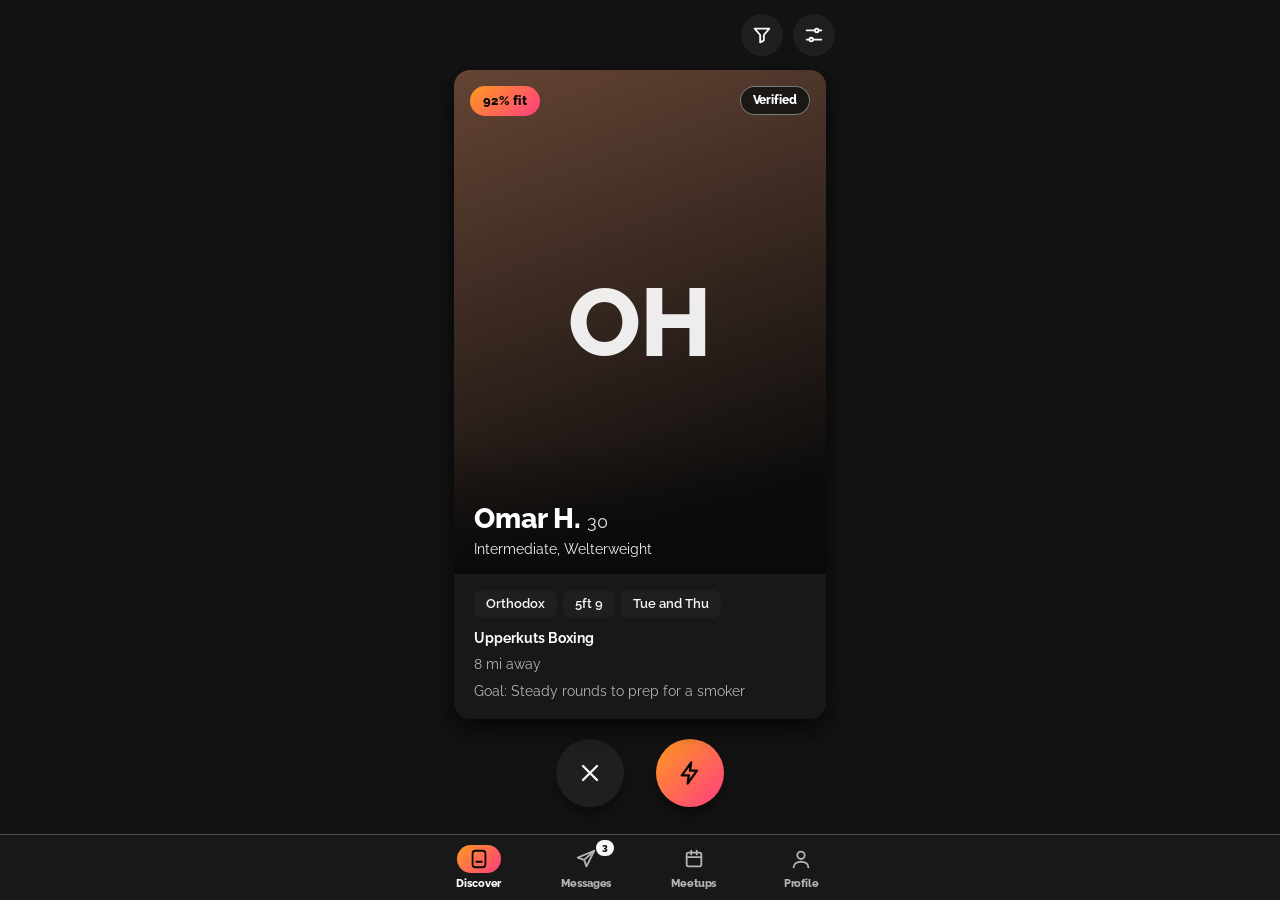
<file: boxing-buddies-v2.html>
<!DOCTYPE html>
<html lang="en">
<head>
<meta charset="utf-8">
<meta name="viewport" content="width=device-width, initial-scale=1, viewport-fit=cover">
<title>Boxing Buddies</title>
<link rel="stylesheet" href="https://fonts.googleapis.com/css2?family=Raleway:wght@400;500;600;700;800&display=swap">
<style>
:root{--bg:#F2F2F2;--card:#FCFCFC;--surf:#EBEBEB;--surf2:#E2E2E2;--ink:#0F0F0F;--mute:#4D4D4D;--line:#D4D4D4;--field:#757575;--on:#FAFAFA;--acc:#FF6A3D;--grad:linear-gradient(135deg,#FF9A1F 0%,#FF3D81 100%);--on-acc:#0A0A0A;--err:#B3261E;--sh:0 8px 24px rgba(0,0,0,.18);--sh2:0 8px 8px rgba(0,0,0,.12);--ease:cubic-bezier(.16,1,.3,1);--r-ctl:9999px;--r-box:10px;--r-hero:16px;--disp:"Raleway",-apple-system,"Segoe UI",Helvetica,Arial,sans-serif;--body:"Raleway",-apple-system,"Segoe UI",Helvetica,Arial,sans-serif;--r-btn:12px;box-sizing:border-box}
@media (prefers-color-scheme:dark){:root:not([data-theme="light"]){--bg:#121212;--card:#181818;--surf:#1F1F1F;--surf2:#252525;--ink:#FAFAFA;--mute:#B3B3B3;--line:#4D4D4D;--field:#7C7C7C;--on:#0A0A0A;--acc:#FF6A3D;--grad:linear-gradient(135deg,#FF9A1F 0%,#FF3D81 100%);--on-acc:#0A0A0A;--err:#F3727F;--sh:0 8px 24px rgba(0,0,0,.5);--sh2:0 8px 8px rgba(0,0,0,.3)}}
:root[data-theme="dark"]{--bg:#121212;--card:#181818;--surf:#1F1F1F;--surf2:#252525;--ink:#FAFAFA;--mute:#B3B3B3;--line:#4D4D4D;--field:#7C7C7C;--on:#0A0A0A;--acc:#FF6A3D;--grad:linear-gradient(135deg,#FF9A1F 0%,#FF3D81 100%);--on-acc:#0A0A0A;--err:#F3727F;--sh:0 8px 24px rgba(0,0,0,.5);--sh2:0 8px 8px rgba(0,0,0,.3)}
html,body{height:100%}
*{box-sizing:border-box}
body{margin:0;background:var(--bg);color:var(--ink);font:400 15px/1.4 var(--body);-webkit-font-smoothing:antialiased}
#app{max-width:430px;margin:0 auto;height:100vh;height:100dvh;display:flex;flex-direction:column;padding-top:env(safe-area-inset-top,0px)}
h1,h2,h3,.btn,nav button,.fit,.ver,.stamp,.dot,.ini,.sh,.seg button,.send button,.act,.nw,.pav{font-family:var(--disp);font-weight:800;letter-spacing:-.01em}
h1,h2,h3{margin:0}
header{flex:none;display:flex;align-items:center;gap:10px;padding:14px 20px 10px}header{justify-content:flex-end}.gear[hidden]{display:none}.gear.on{background:var(--grad);color:var(--on-acc)}
header h1{font-size:27px}
.gear{width:42px;height:42px;border-radius:50%;border:0;background:var(--surf);color:var(--ink);display:flex;align-items:center;justify-content:center}
svg{width:22px;height:22px;fill:none;stroke:currentColor;stroke-width:2;stroke-linecap:round;stroke-linejoin:round}
main{flex:1;min-height:0;overflow-y:auto;padding:4px 20px calc(92px + env(safe-area-inset-bottom,0px))}
button,select,input{font:inherit;color:inherit}
button{cursor:pointer}
:focus-visible{outline:3px solid var(--acc);outline-offset:2px;box-shadow:0 0 0 5px var(--on-acc)}
button:active{transform:scale(.97)}
.btn,.back-btn,.seg button,.send button{white-space:nowrap}
::placeholder{color:var(--mute);opacity:1}
.disc{height:100%;display:flex;flex-direction:column}
.filters{display:flex;gap:10px;margin-bottom:16px;flex:none}
.filters select{flex:1;min-width:0;padding:11px 36px 11px 14px;border:0;border-radius:var(--r-btn);color:var(--ink);font:600 14px var(--body);box-shadow:inset 0 0 0 1px var(--field);appearance:none;-webkit-appearance:none;background:var(--surf) url("data:image/svg+xml,%3Csvg xmlns='http://www.w3.org/2000/svg' width='12' height='8' fill='none' stroke='%23888' stroke-width='2'%3E%3Cpath d='M1 1.5l5 5 5-5'/%3E%3C/svg%3E") no-repeat right 14px center}
.stack{position:relative;flex:none;aspect-ratio:4/7;width:min(100%,calc((100dvh - 250px)*.571));min-width:220px;margin:0 auto 20px}
.card{position:absolute;inset:0;background:var(--card);border-radius:var(--r-hero);overflow:hidden;display:flex;flex-direction:column;user-select:none;box-shadow:var(--sh);transition:transform .22s var(--ease),opacity .22s ease}
.card.back{transform:scale(.95) translateY(12px);opacity:.85}
.card.drag{transition:none;cursor:grabbing}
.photo{flex:1;min-height:140px;position:relative;display:flex;align-items:center;justify-content:center;color:#fff}
.ini{font-size:clamp(56px,13vh,96px);color:#fff;opacity:.92}
.fit{position:absolute;top:16px;left:16px;background:var(--grad);color:var(--on-acc);border-radius:var(--r-ctl);padding:6px 13px;font-size:13px}
.ver{position:absolute;top:16px;right:16px;background:rgba(18,18,18,.85);color:#fff;border-radius:var(--r-ctl);padding:6px 13px;font-size:12px;box-shadow:inset 0 0 0 1px #7C7C7C}
.who{position:absolute;left:0;right:0;bottom:0;padding:56px 20px 14px;background:linear-gradient(transparent,rgba(10,10,10,.92));color:#fff}
.who h2{font-size:28px}
.who h2 small{font:400 18px var(--body);color:#E6E6E6}
.who p{margin:2px 0 0;color:#F0F0F0;font-size:14px}
.stamp{position:absolute;top:64px;left:18px;font-size:26px;padding:0 10px;border:3px solid var(--acc);color:var(--acc);border-radius:6px;opacity:0;transform:rotate(-12deg);background:rgba(10,10,10,.55)}
.stamp.p{right:18px;left:auto;transform:rotate(12deg);border-color:#fff;color:#fff}
.info{flex:none;padding:16px 20px 18px;display:flex;flex-direction:column;gap:7px}
.tags{display:flex;flex-wrap:wrap;gap:6px;margin-bottom:4px}
.tag{background:var(--surf);color:var(--ink);border:0;border-radius:8px;padding:5px 12px;font-size:13px;font-weight:600}
.meta{color:var(--mute);font-size:14px;margin:0}
.meta b{color:var(--ink);font-weight:700}
.actions{flex:none;display:flex;justify-content:center;gap:32px;padding-bottom:18px}
.act{width:68px;height:68px;border-radius:50%;border:0;background:var(--surf);color:var(--ink);display:flex;align-items:center;justify-content:center;box-shadow:var(--sh2)}
.act svg{width:28px;height:28px}
.act.go{background:var(--grad);color:var(--on-acc)}
.note{text-align:center;color:var(--mute);font-size:12px;margin:14px 0 0}
.empty{text-align:center;padding:60px 20px;color:var(--mute)}
.empty h2{color:var(--ink);font-size:26px;margin-bottom:8px}
.btn{background:var(--grad);color:var(--on-acc);border:0;border-radius:var(--r-btn);padding:13px 22px;margin-top:12px;font-size:14px;font-weight:700;letter-spacing:.01em;box-shadow:0 1px 2px rgba(0,0,0,.2);display:inline-block;cursor:pointer}
.evh{display:flex;align-items:center;justify-content:space-between;margin:6px 0 12px}
.row{display:flex;align-items:center;gap:12px;background:var(--card);border:0;border-radius:var(--r-box);padding:12px 14px;margin-bottom:10px;width:100%;text-align:left;box-shadow:var(--sh2)}
.row:hover{background:var(--surf)}
.av{width:48px;height:48px;border-radius:50%;display:flex;align-items:center;justify-content:center;color:#fff;font:400 20px var(--disp);flex:none}
.row b{display:block;font-weight:700}
.row span.sub{color:var(--mute);font-size:13px}
.nw{background:var(--grad);color:var(--on-acc);border-radius:var(--r-ctl);font-style:normal;font-size:10px;padding:2px 8px;margin-left:8px;vertical-align:middle}
.gym{background:var(--card);border-radius:var(--r-box);padding:14px 16px;margin-bottom:10px;box-shadow:var(--sh2)}
.mg{display:grid;grid-template-columns:repeat(2,1fr);gap:10px;margin-bottom:12px}.mt{position:relative;aspect-ratio:1/1;border-radius:var(--r-hero);overflow:hidden;background:#111 center/cover;box-shadow:var(--sh2);display:flex;flex-direction:column;justify-content:flex-end;padding:12px;color:#fff;isolation:isolate}.mt:after{content:"";position:absolute;inset:0;background:linear-gradient(180deg,rgba(0,0,0,0) 35%,rgba(0,0,0,.82));z-index:-1}.mt .ini{position:absolute;top:10px;left:12px;font-size:34px;opacity:.9}.mt h3{font-size:14px;line-height:1.15;margin-bottom:3px;color:#fff}.mt p{font-size:12px;color:#E6E6E6;line-height:1.3}.mt .btn{margin:8px 0 0;padding:8px 10px;font-size:12px;min-height:36px}.mt .del{position:absolute;top:8px;right:8px;background:rgba(0,0,0,.6);color:#fff;border:0;border-radius:9999px;padding:6px 10px;font-size:12px;min-height:32px}.cov{width:100%;max-width:160px;aspect-ratio:1/1;border-radius:var(--r-box);background:var(--surf) center/cover;margin-top:6px;display:block}
.gym h3{font-size:18px;margin-bottom:4px}
nav{position:fixed;bottom:0;left:0;right:0;background:var(--card);box-shadow:0 -1px 0 var(--line);padding-bottom:env(safe-area-inset-bottom,0px);z-index:5}
nav div{max-width:430px;margin:0 auto;display:flex}
nav button{flex:1;background:none;border:0;padding:10px 0 9px;font-size:11px;color:var(--mute);display:flex;flex-direction:column;align-items:center;gap:3px;position:relative}
nav button svg{width:44px;height:28px;padding:3px 11px;border-radius:var(--r-ctl);transition:background .2s var(--ease)}
nav button[aria-current="true"]{color:var(--ink)}
nav button[aria-current="true"] svg{background:var(--grad);color:var(--on-acc)}
.dot{position:absolute;top:5px;left:calc(50% + 10px);background:var(--ink);color:var(--on);border-radius:var(--r-ctl);font-style:normal;font-size:10px;padding:1px 6px}
.chat{display:flex;flex-direction:column;height:calc(100dvh - 330px);min-height:320px}
.msgs{flex:1;overflow-y:auto;display:flex;flex-direction:column;gap:8px;padding:8px 0}
.m{max-width:80%;padding:9px 14px;border-radius:var(--r-box);background:var(--surf);}
.m.me{align-self:flex-end;background:var(--grad);color:var(--on-acc)}
.send{display:flex;gap:8px}
.send input{flex:1;min-width:0;padding:12px 18px;border:0;border-radius:var(--r-ctl);background:var(--surf);box-shadow:inset 0 0 0 1.5px var(--field)}
.send button{background:var(--grad);color:var(--on-acc);border:0;border-radius:var(--r-ctl);padding:0 20px;letter-spacing:.08em;text-transform:uppercase;font-size:13px}
.back-btn{background:none;border:0;color:var(--ink);padding:4px 0;font-weight:700}
.big{font-size:32px;margin:4px 0 0}
.sh{font-size:13px;color:var(--mute);margin:22px 6px 7px}
.group{background:var(--card);border-radius:var(--r-box);overflow:hidden;box-shadow:var(--sh2)}
.srow{display:flex;align-items:center;justify-content:space-between;gap:12px;padding:14px 16px;border:0;border-bottom:1px solid var(--surf2);width:100%;background:none;text-align:left;color:var(--ink);font-size:15px}
.srow:last-child{border-bottom:0}
.srow.col{flex-direction:column;align-items:stretch}
.srow b{font-weight:700;display:block}
.srow em{font-style:normal}
.srow span{color:var(--mute);font-size:13px;display:block}
.srow.link{font-weight:700}
.srow.link::after{content:"\203A";color:var(--mute);font-size:22px}
.seg{display:flex;background:var(--surf);border-radius:var(--r-btn);padding:3px;gap:2px;margin-top:4px}
.seg button{flex:1;border:0;background:none;padding:9px 4px;border-radius:9px;font-weight:700;color:var(--ink);font-size:13px}
.seg button[aria-pressed="true"]{background:var(--grad);color:var(--on-acc)}
.sw{width:51px;height:31px;border-radius:var(--r-ctl);border:0;background:#8E8E93;position:relative;flex:none}
.sw::after{content:"";position:absolute;top:2px;left:2px;width:27px;height:27px;border-radius:50%;background:#fff;box-shadow:0 1px 3px rgba(0,0,0,.4);transition:transform .2s var(--ease)}
.sw[aria-checked="true"]{background:var(--grad)}
.sw[aria-checked="true"]::after{transform:translateX(20px);background:var(--on-acc)}
input[type=range]{width:100%;accent-color:var(--acc);margin-top:8px}
.pp{display:flex;align-items:center;gap:14px;margin:6px 0 10px}
.pav{width:84px;height:84px;border-radius:50%;background:var(--surf2);color:var(--ink);display:flex;align-items:center;justify-content:center;font-size:34px;font-style:normal;overflow:hidden;flex:none}
.pav img{width:100%;height:100%;object-fit:cover}
.pav.sm{width:44px;height:44px;font-size:20px}
.fld{display:block;width:100%;margin-top:4px;padding:12px 14px;border:0;border-radius:var(--r-btn);background:var(--surf);color:var(--ink);font:500 15px var(--body);box-shadow:inset 0 0 0 1px var(--field)}select.fld{appearance:none;-webkit-appearance:none;padding-right:36px;background:var(--surf) url("data:image/svg+xml,%3Csvg xmlns='http://www.w3.org/2000/svg' width='12' height='8' fill='none' stroke='%23888' stroke-width='2'%3E%3Cpath d='M1 1.5l5 5 5-5'/%3E%3C/svg%3E") no-repeat right 14px center}.fld:focus,.filters select:focus{outline:0;box-shadow:inset 0 0 0 2px var(--acc)}
.err{color:var(--err);font-size:13px;font-weight:700;margin:8px 4px 0}
#sheet{position:fixed;inset:0;z-index:30}
#sheet[hidden]{display:none}
.scrim{position:absolute;inset:0;background:rgba(0,0,0,.6)}
.panel{position:absolute;left:0;right:0;bottom:0;max-width:430px;margin:0 auto;max-height:90dvh;overflow-y:auto;background:var(--bg);border-radius:var(--r-hero) var(--r-hero) 0 0;padding:18px 20px calc(28px + env(safe-area-inset-bottom,0px));box-shadow:var(--sh)}
.panel.in{animation:up .34s var(--ease)}
@keyframes up{from{transform:translateY(100%)}}
.modal{position:fixed;inset:0;background:rgba(0,0,0,.8);display:flex;align-items:center;justify-content:center;padding:20px;z-index:40}
.modal[hidden]{display:none}
.modal>div{background:var(--card);border-radius:var(--r-hero);padding:28px;text-align:center;max-width:340px;box-shadow:var(--sh)}
.modal h2{font-size:34px;color:var(--ink);margin-bottom:8px}
.av.sm{width:40px;height:40px;font-size:16px}
.av.xs{width:28px;height:28px;font-size:11px}
.av.lg{width:60px;height:60px;font-size:22px}
.sq{display:flex;align-items:center;gap:10px;background:var(--surf);border-radius:var(--r-ctl);padding:0 16px;margin-bottom:14px;box-shadow:inset 0 0 0 1.5px var(--field);color:var(--mute)}
.sq:focus-within{box-shadow:inset 0 0 0 2px var(--ink)}
.sq input{flex:1;background:none;border:0;padding:12px 0;outline:none;color:var(--ink);min-width:0}
.story{display:flex;gap:14px;overflow-x:auto;padding:2px 2px 14px}
.st{background:none;border:0;display:flex;flex-direction:column;align-items:center;gap:6px;color:var(--ink);font-size:12px;flex:none}
.ring{padding:3px;border-radius:50%;background:var(--line);display:block}
.ring.on{background:var(--grad)}
.ring .av{border:3px solid var(--bg)}
.dm{display:flex;align-items:center;gap:12px;width:100%;background:none;border:0;padding:10px 0;text-align:left;color:var(--ink)}
.dm .av{width:56px;height:56px;font-size:22px}
.dmt{flex:1;min-width:0;display:flex;flex-direction:column;gap:2px}
.dmt b{font-size:15px;font-weight:600}
.dm.un .dmt b{font-weight:800}
.dmt .sub{display:flex;gap:8px;color:var(--mute);font-size:14px}
.dm.un .sub{color:var(--ink);font-weight:700}
.pv{overflow:hidden;text-overflow:ellipsis;white-space:nowrap;min-width:0}
.tm{flex:none}
.ud{width:10px;height:10px;border-radius:50%;background:var(--grad);flex:none}
.ch{display:flex;align-items:center;gap:10px;padding:2px 0 10px}
.ch .cht{flex:1;min-width:0;display:flex;flex-direction:column;line-height:1.25}
.ch .cht b{font-size:15px;font-weight:700}
.ch .cht span{font-size:12px;color:var(--mute);overflow:hidden;text-overflow:ellipsis;white-space:nowrap}
.ic{width:40px;height:40px;border-radius:50%;border:0;background:var(--surf);color:var(--ink);display:flex;align-items:center;justify-content:center;flex:none}
.mr{display:flex;align-items:flex-end;gap:8px}
.mr.me{justify-content:flex-end}
.avs{width:28px;flex:none}
.mr .m{max-width:75%;border-radius:20px;overflow-wrap:anywhere}
.seen{align-self:flex-end;font-size:12px;color:var(--mute);margin:0 4px}
.tsl{align-self:center;font-size:12px;color:var(--mute);margin:10px 0 2px}
.td{display:inline-block;width:7px;height:7px;border-radius:50%;background:var(--mute);margin:0 2px;animation:blink 1.2s infinite}
.td:nth-child(2){animation-delay:.2s}
.td:nth-child(3){animation-delay:.4s}
@keyframes blink{50%{opacity:.25}}
.chat{height:calc(100dvh - 250px)}
@media (prefers-reduced-motion:reduce){.td{animation:none}}
@media (prefers-reduced-motion:reduce){button:active{transform:none}.card,.sw::after,.panel.in,nav button svg{transition:none;animation:none}}
</style>
</head>
<body>
<div id="app">
  <header><button class="gear" id="fbtn" data-s="filters" aria-label="Filters"><svg viewBox="0 0 24 24"><path d="M4 5h16l-6 7v6l-4 2v-8z"/></svg></button><button class="gear" data-s="open" aria-label="Settings"><svg viewBox="0 0 24 24"><path d="M4 7h9M17 7h3M4 17h3M11 17h9"/><circle cx="15" cy="7" r="2"/><circle cx="9" cy="17" r="2"/></svg></button></header>
  <main id="main"></main>
</div>
<nav><div id="nav"></div></nav>
<div id="sheet" hidden></div>
<div id="modal" class="modal" hidden></div>
<script>
var D=[
{id:1,n:"Marcus T.",a:27,w:"Welterweight",exp:"Intermediate",h:"5ft 10",st:"Orthodox",gym:"TITLE Boxing Club Marlborough",d:2,goal:"Technical sparring, light to medium",av:"Tue and Thu evenings",v:1,likes:1,hue:37},
{id:2,n:"Dana R.",a:31,w:"Lightweight",exp:"Advanced",h:"5ft 7",st:"Southpaw",gym:"Upperkuts Boxing",d:8,goal:"Fight camp rounds, amateur bout in spring",av:"Weekday mornings",v:1,likes:0,hue:74},
{id:3,n:"Priya S.",a:24,w:"Featherweight",exp:"Beginner",h:"5ft 4",st:"Orthodox",gym:"Bancroft Boxing Gym",d:11,goal:"Learn fundamentals, pad work, first sparring",av:"Weekends",v:0,likes:1,hue:111},
{id:4,n:"Luis M.",a:35,w:"Middleweight",exp:"Intermediate",h:"6ft 0",st:"Orthodox",gym:"Camp Get Right Boxing Gym",d:13,goal:"Fitness plus controlled sparring",av:"Mon, Wed, Sat",v:1,likes:1,hue:148},
{id:5,n:"Jake W.",a:22,w:"Welterweight",exp:"Advanced",h:"5ft 9",st:"Southpaw",gym:"Box 2 Burn",d:17,goal:"Hard rounds with someone who pushes back",av:"Evenings after 7",v:1,likes:0,hue:185},
{id:6,n:"Amara O.",a:29,w:"Lightweight",exp:"Intermediate",h:"5ft 6",st:"Orthodox",gym:"STC Boxing & Fitness",d:18,goal:"Tighten defense, slip and counter drills",av:"Tue, Fri",v:0,likes:1,hue:222},
{id:7,n:"Ben K.",a:41,w:"Heavyweight",exp:"Beginner",h:"6ft 2",st:"Orthodox",gym:"33 Boxing Club",d:16,goal:"Get in shape, learn the basics safely",av:"Weekday lunch",v:0,likes:0,hue:259},
{id:8,n:"Sofia L.",a:26,w:"Featherweight",exp:"Advanced",h:"5ft 5",st:"Southpaw",gym:"Nonantum Boxing Club",d:18,goal:"Technical rounds, film and review after",av:"Thu and Sun",v:1,likes:1,hue:296},
{id:9,n:"Tyrese B.",a:25,w:"Welterweight",exp:"Advanced",h:"5ft 11",st:"Orthodox",gym:"STC Boxing & Fitness",d:18,goal:"Sharpen counters with live rounds",av:"Mon and Thu nights",v:1,likes:1,hue:333},
{id:10,n:"Hannah P.",a:28,w:"Lightweight",exp:"Beginner",h:"5ft 5",st:"Orthodox",gym:"TITLE Boxing Club Marlborough",d:2,goal:"Learn the basics with a patient partner",av:"Saturday mornings",v:0,likes:1,hue:10},
{id:11,n:"Diego R.",a:32,w:"Middleweight",exp:"Intermediate",h:"5ft 11",st:"Southpaw",gym:"Camp Get Right Boxing Gym",d:13,goal:"Work on footwork and cutting off the ring",av:"Tue and Fri evenings",v:1,likes:1,hue:47},
{id:12,n:"Maya C.",a:23,w:"Featherweight",exp:"Intermediate",h:"5ft 3",st:"Orthodox",gym:"Upperkuts Boxing",d:8,goal:"Technical rounds at a matched pace",av:"Weekday evenings",v:1,likes:1,hue:84},
{id:13,n:"Kofi A.",a:29,w:"Heavyweight",exp:"Advanced",h:"6ft 3",st:"Orthodox",gym:"33 Boxing Club",d:16,goal:"Heavy bag work and controlled sparring",av:"Sat and Sun",v:1,likes:0,hue:121},
{id:14,n:"Elena V.",a:34,w:"Lightweight",exp:"Intermediate",h:"5ft 6",st:"Southpaw",gym:"Bancroft Boxing Gym",d:11,goal:"Easing back into sparring after a break",av:"Wed and Sat",v:0,likes:1,hue:158},
{id:15,n:"Noah F.",a:20,w:"Welterweight",exp:"Beginner",h:"5ft 10",st:"Orthodox",gym:"TITLE Boxing Club Marlborough",d:2,goal:"First sparring sessions, light contact",av:"Evenings after 6",v:0,likes:1,hue:195},
{id:16,n:"Ravi S.",a:27,w:"Middleweight",exp:"Advanced",h:"6ft 0",st:"Orthodox",gym:"STC Boxing & Fitness",d:18,goal:"Fight prep rounds, three days a week",av:"Mon, Wed, Fri",v:1,likes:0,hue:232},
{id:17,n:"Chloe D.",a:22,w:"Featherweight",exp:"Advanced",h:"5ft 4",st:"Southpaw",gym:"Box 2 Burn",d:17,goal:"Quick hands and high output rounds",av:"Thu and Sun",v:1,likes:1,hue:269},
{id:18,n:"Andre W.",a:38,w:"Heavyweight",exp:"Intermediate",h:"6ft 1",st:"Orthodox",gym:"Nonantum Boxing Club",d:18,goal:"Technical work with no hard shots",av:"Weekday lunch",v:0,likes:1,hue:306},
{id:19,n:"Jess M.",a:26,w:"Lightweight",exp:"Beginner",h:"5ft 5",st:"Orthodox",gym:"TITLE Boxing Club Marlborough",d:2,goal:"Pad work and light drills",av:"Sunday afternoons",v:0,likes:1,hue:343},
{id:20,n:"Omar H.",a:30,w:"Welterweight",exp:"Intermediate",h:"5ft 9",st:"Orthodox",gym:"Upperkuts Boxing",d:8,goal:"Steady rounds to prep for a smoker",av:"Tue and Thu",v:1,likes:1,hue:20},
{id:21,n:"Lena K.",a:25,w:"Middleweight",exp:"Advanced",h:"5ft 9",st:"Southpaw",gym:"Camp Get Right Boxing Gym",d:13,goal:"Sparring with other lefties welcome",av:"Weekend mornings",v:1,likes:0,hue:57},
{id:22,n:"Sam T.",a:21,w:"Featherweight",exp:"Beginner",h:"5ft 6",st:"Orthodox",gym:"33 Boxing Club",d:16,goal:"Learn defense, slip and roll",av:"Mon and Wed evenings",v:0,likes:1,hue:94},
{id:23,n:"Brianna L.",a:33,w:"Lightweight",exp:"Intermediate",h:"5ft 7",st:"Orthodox",gym:"Bancroft Boxing Gym",d:11,goal:"Conditioning plus easy sparring",av:"Tuesday mornings",v:1,likes:1,hue:131},
{id:24,n:"Marco G.",a:36,w:"Welterweight",exp:"Advanced",h:"5ft 10",st:"Southpaw",gym:"Lowell Boxing Club",d:23,goal:"Rounds with someone who moves",av:"Friday evenings",v:1,likes:0,hue:168}
];
var GYMS=[
{n:"TITLE Boxing Club Marlborough",addr:"43 A Apex Dr, Marlborough, MA",mi:2},
{n:"Upperkuts Boxing",addr:"40 Summer St, Ashland, MA",mi:8},
{n:"Bancroft Boxing Gym",addr:"12 Walnut St, Natick, MA",mi:11},
{n:"Box 2 Burn",addr:"174 Littleton Rd, Westford, MA",mi:17},
{n:"Camp Get Right Boxing Gym",addr:"376 W Boylston St, Worcester, MA",mi:13},
{n:"33 Boxing Club",addr:"1017 Southbridge St, Worcester, MA",mi:16},
{n:"STC Boxing & Fitness",addr:"20 Clematis Ave, Waltham, MA",mi:18},
{n:"Nonantum Boxing Club",addr:"75 Adams St, Newton, MA",mi:18},
{n:"Lowell Boxing Club",addr:"6 Progress Ave, Tyngsborough, MA",mi:23},
{n:"Underground Boxing 978",addr:"1595 Lakeview Ave, Dracut, MA",mi:25}
];
var REPLIES=['Sounds good to me. Which gym is easiest for you to get to?','Nice. Technical pace, around 60 to 70 percent?','Perfect. Bring a mouthguard and your own wraps.','Great, see you there. Message me if anything changes.'];
var W=['All','Featherweight','Lightweight','Welterweight','Middleweight','Heavyweight'],E=['All','Beginner','Intermediate','Advanced'];
var f={w:'All',e:'All'},tab='discover',openId=null,matches=[],chats={},me={n:'',a:'',w:'Welterweight',exp:'Intermediate',st:'Orthodox',gym:'TITLE Boxing Club Marlborough',goal:'',av:''},sess=[],rsvp={},rate={},blocked=[],cfg={theme:'dark',maxd:40,verified:false,units:'mi',nMatch:true,nMsg:true},sheet=false,unread={},myEv=[],evForm=false;
function save(){try{localStorage.setItem('bb1',JSON.stringify({matches:matches,chats:chats,me:me,sess:sess,rsvp:rsvp,rate:rate,blocked:blocked,cfg:cfg,seeded:seeded,unread:unread,myEv:myEv,done:D.filter(function(p){return p.done}).map(function(p){return p.id})}))}catch(e){}}
function load(){try{var s=JSON.parse(localStorage.getItem('bb1')||'null');if(!s)return;matches=s.matches||[];chats=s.chats||{};me=s.me||me;sess=s.sess||[];rsvp=s.rsvp||{};rate=s.rate||{};blocked=s.blocked||[];cfg=Object.assign(cfg,s.cfg||{});seeded=!!s.seeded;unread=s.unread||{};myEv=s.myEv||[];(s.done||[]).forEach(function(i){D[i-1].done=1})}catch(e){}}
var $=function(s){return document.querySelector(s)};
function esc(t){var d=document.createElement('div');d.textContent=t;return d.innerHTML}
function pool(){return D.filter(function(p){return !p.done&&blocked.indexOf(p.id)<0&&p.d<=cfg.maxd&&(!cfg.verified||p.v)&&(f.w==='All'||p.w===f.w)&&(f.e==='All'||p.exp===f.e)}).sort(function(a,b){return score(b)-score(a)})}
function score(p){var s=100-Math.abs(W.indexOf(me.w)-W.indexOf(p.w))*12-Math.abs(E.indexOf(me.exp)-E.indexOf(p.exp))*10-p.d;return Math.max(40,Math.min(99,s))}
function col(p){return 'linear-gradient(160deg,hsl('+(p.hue||0)+' 32% 30%),#0C0C0C 85%)'}
function ini(p){return p.n.split(' ').map(function(x){return x[0]}).join('')}
function sel(id,opts,val){return '<select id="'+id+'" aria-label="'+(id==='Weight'?'Weight class':'Experience level')+'">'+opts.map(function(o){return '<option value="'+o+'"'+(o===val?' selected':'')+'>'+(o==='All'?(id==='Weight'?'All weights':'All levels'):o)+'</option>'}).join('')+'</select>'}
function card(p,back){
  return '<div class="card'+(back?' back':'')+'" data-id="'+p.id+'"><div class="photo" style="background:'+col(p)+'"><span class="ini">'+ini(p)+'</span><span class="fit">'+score(p)+'% fit</span>'+(p.v?'<span class="ver">Verified</span>':'')+'<span class="stamp s">SPAR</span><span class="stamp p">PASS</span><div class="who"><h2>'+p.n+' <small>'+p.a+'</small></h2><p>'+p.exp+', '+p.w+'</p></div></div><div class="info"><div class="tags"><span class="tag">'+p.st+'</span><span class="tag">'+p.h+'</span><span class="tag">'+p.av+'</span></div><p class="meta"><b>'+p.gym+'</b></p><p class="meta">'+dist(p.d)+' away</p><p class="meta">Goal: '+p.goal+'</p></div></div>';
}
function discover(){
  var q=pool(),h='<div class="disc">';
  if(!q.length){return h+'<div class="empty"><h2>No boxers left</h2><p>Widen the weight class, level or distance in Settings to see more training partners.</p><button class="btn" id="reset">Reset filters</button></div></div>'}
  return h+'<div class="stack">'+(q[1]?card(q[1],1):'')+card(q[0])+'</div><div class="actions"><button class="act" id="pass" aria-label="Pass"><svg viewBox="0 0 24 24"><path d="M6 6l12 12M18 6L6 18"/></svg></button><button class="act go" id="spar" aria-label="Spar"><svg viewBox="0 0 24 24"><path d="M13 3L5 14h6l-1 7 8-11h-6z"/></svg></button></div></div>';
}
function gyms(){
  return eventsHtml()+'<h2 style="margin:14px 0 10px;font-size:24px">Boxing gyms near Marlborough</h2>'+GYMS.map(function(g){return '<div class="gym"><h3>'+g.n+'</h3><p class="meta">'+g.addr+'</p><p class="meta">About '+dist(g.mi)+' from Marlborough</p></div>'}).join('')+'<p class="note">Check with each gym for sparring and class times.</p>';
}
function render(){
  if(tab==='matches'&&openId)delete unread[openId];save();renderSheet();var m=$('#main');
  m.innerHTML=tab==='discover'?discover():tab==='gyms'?gyms():tab==='me'?meView():tab==='settings'?settingsView():(openId?chatView():matchList());
  $('#nav').innerHTML=[['discover','Discover'],['matches','Messages'],['gyms','Meetups'],['me','Profile']].map(function(t){return '<button data-tab="'+t[0]+'"'+(tab===t[0]?' aria-current="true"':'')+'>'+ICON[t[0]]+'<span>'+t[1]+'</span>'+(t[0]==='matches'&&Object.keys(unread).length?'<i class="dot">'+Object.keys(unread).length+'</i>':'')+'</button>'}).join('');
  bind();
}
function decide(dir){
  var top=pool()[0];if(!top)return;
  var el=$('.card:not(.back)');
  if(el){el.classList.remove('drag');el.style.transform='translateX('+(dir>0?600:-600)+'px) rotate('+(dir*25)+'deg)';el.style.opacity=0}
  setTimeout(function(){
    top.done=1;
    if(dir>0&&top.likes){matches.push(top.id);unread[top.id]=1;chats[top.id]=[{t:'Hey, I saw you want a training partner too. '+top.goal+' is what I’m after.',ts:Date.now()}];showMatch(top)}
    render();
  },220);
}
function showMatch(p){if(!cfg.nMatch)return;
  var mo=$('#modal');mo.hidden=false;
  mo.innerHTML='<div><div class="pp" style="justify-content:center"><i class="pav">'+(me.photo?'<img alt="" src="'+me.photo+'">':esc((me.n||'You')[0].toUpperCase()))+'</i><i class="pav" style="background:'+col(p)+'">'+ini(p)+'</i></div><h2>Sparring match</h2><p>You and '+p.n+' both want to train. Say hello and set a session.</p><button class="btn" id="mchat">Send a message</button><br><button class="back-btn" id="mclose">Keep swiping</button></div>';
  $('#mchat').onclick=function(){mo.hidden=true;tab='matches';openId=p.id;render()};
  $('#mclose').onclick=function(){mo.hidden=true};
}
function bind(){
  document.querySelectorAll('[data-tab]').forEach(function(b){b.onclick=function(){tab=b.dataset.tab;openId=null;render()}});
  var fb=$('#fbtn');if(fb){fb.hidden=tab!=='discover';fb.classList.toggle('on',f.w!=='All'||f.e!=='All')}
  if($('#reset'))$('#reset').onclick=function(){f={w:'All',e:'All'};render()};
  if($('#pass')){$('#pass').onclick=function(){decide(-1)};$('#spar').onclick=function(){decide(1)}}
  var top=$('.card:not(.back)');
  if(top){
    var x0=0,dx=0,on=false;
    top.onpointerdown=function(e){on=true;x0=e.clientX;dx=0;top.classList.add('drag');top.setPointerCapture(e.pointerId)};
    top.onpointermove=function(e){if(!on)return;dx=e.clientX-x0;top.style.transform='translateX('+dx+'px) rotate('+dx/18+'deg)';top.querySelector('.stamp.s').style.opacity=Math.max(0,dx/100);top.querySelector('.stamp.p').style.opacity=Math.max(0,-dx/100)};
    top.onpointerup=function(){if(!on)return;on=false;if(Math.abs(dx)>100){decide(dx>0?1:-1)}else{top.classList.remove('drag');top.style.transform='';top.querySelectorAll('.stamp').forEach(function(s){s.style.opacity=0})}};
  }
  document.querySelectorAll('[data-chat]').forEach(function(b){b.onclick=function(){openId=+b.dataset.chat;info=false;render()}});
  if($('#back'))$('#back').onclick=function(){openId=null;render()};
  if($('#send')){
    var go=function(){
      var v=$('#txt').value.trim();if(!v)return;
      var id=openId,c=chats[id];c.push({t:v,me:1,ts:Date.now()});
      var n=c.filter(function(m){return m.me}).length;
      typing[id]=true;render();var t0=$('#txt');if(t0)t0.focus();
      setTimeout(function(){
        typing[id]=false;c.push({t:REPLIES[Math.min(n-1,REPLIES.length-1)],ts:Date.now()});
        var viewing=(openId===id&&tab==='matches'),tx=$('#txt'),val=viewing&&tx?tx.value:'';
        if(!viewing&&cfg.nMsg)unread[id]=1;
        render();
        if(viewing&&val){var t2=$('#txt');if(t2){t2.value=val;t2.focus()}}
      },1500);
    };
    $('#send').onclick=go;$('#txt').onkeydown=function(e){if(e.key==='Enter')go()};
    var ms=$('#msgs');ms.scrollTop=ms.scrollHeight;
  }
}
var EVENTS=[{n:'Open sparring night (sample)',w:'Location set by the host',d:'Tue 7pm',c:14},{n:'Beginner technique clinic (sample)',w:'Location set by the host',d:'Sat 10am',c:9},{n:'Amateur smoker (sample)',w:'Location set by the host',d:'Next month',c:60}];
function chatTools(p){var sl=['Tue 7:00pm','Thu 7:00pm','Sat 10:00am','Sun 11:00am'],did=sess.some(function(s){return s.id===p.id});return '<div class="filters" style="margin:0 0 8px"><select id="slot" aria-label="Session time">'+sl.map(function(s){return '<option>'+s+'</option>'}).join('')+'</select><button class="btn" style="margin:0;white-space:nowrap" data-act="book">Book session</button></div><div class="tags" style="margin-bottom:6px;align-items:center">'+(did?'<span class="meta">Rate partner:</span>'+[1,2,3,4,5].map(function(n){return '<button class="tag" style="background:'+(rate[p.id]>=n?'var(--grad);color:var(--on-acc)':'var(--surf)')+'" data-act="rate" data-id="'+n+'">'+n+'</button>'}).join(''):'')+'<button class="tag" style="background:var(--surf);margin-left:auto" data-act="block">Block and report</button></div>'}
function eventsHtml(){
  var all=myEv.map(function(v){return Object.assign({key:v.id,mine:1},v)}).concat(EVENTS.map(function(v,i){return Object.assign({key:'e'+i},v)}));
  return '<div class="evh"><h2 class="big" style="font-size:26px">Meetups</h2><button class="btn" style="margin:0" data-s="evform">'+(evForm?'Cancel':'Create meetup')+'</button></div>'+(evForm?evFormHtml():'')+'<div class="mg">'+all.map(function(v,i){var on=rsvp[v.key],h=(i*67+20)%360,bg=v.cov?'background-image:url('+v.cov+')':'background-image:linear-gradient(160deg,hsl('+h+' 45% 32%),#0C0C0C 90%)';return '<div class="mt" style="'+bg+'"><span class="ini" aria-hidden="true">'+esc(v.n.replace(/[^A-Za-z ]/g,'').split(' ').filter(Boolean).slice(0,2).map(function(w){return w[0]}).join('').toUpperCase())+'</span>'+(v.mine?'<button class="del" aria-label="Delete meetup '+esc(v.n)+'" data-s="evdel" data-v="'+v.id+'">Delete</button>':'')+'<h3>'+esc(v.n)+'</h3><p>'+esc(v.mine?v.w:'Host picks the spot')+'</p><p>'+esc(v.d)+', '+(v.c+(on?1:0))+' going</p><button class="btn" data-s="rsvp" data-v="'+v.key+'">'+(on?'Cancel RSVP':'RSVP')+'</button></div>'}).join('')+'</div>';
}
function meView(){var st='';var fld=function(k,l,t){return '<label class="meta" style="display:block;margin-top:10px">'+l+'<input data-f="'+k+'" value="'+esc(me[k]).replace(/"/g,'&quot;')+'" type="'+(t||'text')+'" class="fld"></label>'};var sl=function(k,l,o){return '<div class="meta" style="margin-top:14px" id="lb'+k+'">'+l+'</div><div class="tags" role="radiogroup" aria-labelledby="lb'+k+'" style="margin-top:8px">'+o.map(function(x){var on=x===me[k];return '<button class="tag" role="radio" aria-checked="'+on+'" style="padding:9px 14px;font-size:14px'+(on?';background:var(--grad);color:var(--on-acc)':'')+'" data-s="pf" data-k="'+k+'" data-v="'+x+'">'+x+'</button>'}).join('')+'</div>'};var gl=function(){return '<div class="meta" style="margin-top:14px" id="lbgym">Home gym</div><div class="group" role="radiogroup" aria-labelledby="lbgym" style="margin-top:8px">'+GYMS.map(function(g){var on=g.n===me.gym;return '<button class="srow" role="radio" aria-checked="'+on+'" data-s="pf" data-k="gym" data-v="'+g.n+'" style="padding:11px 14px;font-weight:'+(on?'800':'500')+'"><span>'+g.n+'</span>'+(on?'<span style="color:var(--acc)" aria-hidden="true">&#10003;</span>':'')+'</button>'}).join('')+'</div>'};return photoHtml()+'<h2 style="margin:6px 0 0;font-size:28px">Your boxer profile</h2><p class="meta">Other boxers are ranked by how well they fit this.</p>'+fld('n','Name')+fld('a','Age','number')+sl('w','Weight class',W.slice(1))+sl('exp','Experience',E.slice(1))+sl('st','Stance',['Orthodox','Southpaw'])+gl()+fld('goal','What you want from sparring')+fld('av','When you are free')+'<p class="note">Saved on this device only. Real accounts come next.</p><button class="btn" data-act="reset">Reset demo</button>'}
document.addEventListener('click',function(e){var b=e.target.closest('[data-act]');if(!b)return;var a=b.dataset.act,id=+b.dataset.id;if(a==='book'){var p=D[openId-1],t=document.getElementById('slot').value;sess.push({id:openId,t:t});chats[openId].push({t:'Session booked for '+t+' at '+p.gym+'. See you there.',me:1})}else if(a==='rate'){rate[openId]=id}else if(a==='block'){blocked.push(openId);info=false;matches=matches.filter(function(m){return m!==openId});openId=null}else if(a==='info'){info=!info}else if(a==='rsvp'){rsvp[id]=!rsvp[id]}else if(a==='reset'){try{localStorage.removeItem('bb1')}catch(x){}location.reload();return}render()});
document.addEventListener('input',function(e){var k=e.target.dataset&&e.target.dataset.f;if(k){me[k]=e.target.value;save()}});
var ICON={discover:'<svg viewBox="0 0 24 24"><rect x="5" y="3" width="14" height="18" rx="3"/><path d="M9 15h6"/></svg>',matches:'<svg viewBox="0 0 24 24"><path d="M21 3L3 10.5l7 2.5 2.5 7z"/><path d="M10 13L21 3"/></svg>',gyms:'<svg viewBox="0 0 24 24"><rect x="4" y="5" width="16" height="15" rx="2"/><path d="M4 10h16M9 3v4M15 3v4"/></svg>',me:'<svg viewBox="0 0 24 24"><circle cx="12" cy="8" r="4"/><path d="M4 21c0-4 4-6 8-6s8 2 8 6"/></svg>'};
function dist(m){return cfg.units==='km'?Math.round(m*1.609)+' km':m+' mi'}
function applyTheme(){var r=document.documentElement;if(cfg.theme==='system')delete r.dataset.theme;else r.dataset.theme=cfg.theme}
function filtersView(){
  var chips=function(k,o,val,all){return '<div class="tags" style="margin-top:10px">'+o.map(function(x){var on=x===val;return '<button class="tag" style="padding:9px 14px;font-size:14px'+(on?';background:var(--grad);color:var(--on-acc)':'')+'" data-s="'+k+'" data-v="'+x+'" aria-pressed="'+on+'">'+(x==='All'?all:x)+'</button>'}).join('')+'</div>'};
  return '<button class="back-btn" data-s="close">Done</button><h2 class="big">Filters</h2><p class="sh">Weight class</p><div class="group"><div class="srow col">'+chips('fw',W,f.w,'All weights')+'</div></div><p class="sh">Experience level</p><div class="group"><div class="srow col">'+chips('fe',E,f.e,'All levels')+'</div></div><p class="sh">Distance</p><div class="group"><div class="srow col"><b>Search distance: <em id="dv">'+dist(cfg.maxd)+'</em></b><input type="range" min="5" max="40" step="5" value="'+cfg.maxd+'" data-s="maxd" aria-label="Search distance"></div></div><button class="btn" style="width:100%" data-s="fclear">Clear filters</button>';
}
function settingsView(){
  var seg=function(k,o){return '<div class="seg">'+o.map(function(x){return '<button data-s="'+k+'" data-v="'+x[0]+'"'+(String(cfg[k])===x[0]?' aria-pressed="true"':'')+'>'+x[1]+'</button>'}).join('')+'</div>'};
  var tog=function(k,l,sub){return '<div class="srow"><div><b>'+l+'</b><span>'+sub+'</span></div><button class="sw" role="switch" aria-checked="'+cfg[k]+'" aria-label="'+l+'" data-s="'+k+'" data-v="toggle"></button></div>'};
  return '<button class="back-btn" data-s="close">Done</button><h2 class="big">Settings</h2>'+profRow()
  +'<p class="sh">Appearance</p><div class="group"><div class="srow col"><b>Theme</b>'+seg('theme',[['system','System'],['light','Light'],['dark','Dark']])+'</div></div>'
  +'<p class="sh">Discovery</p><div class="group"><div class="srow col"><b>Search distance: <em id="dv">'+dist(cfg.maxd)+'</em></b><input type="range" min="5" max="40" step="5" value="'+cfg.maxd+'" data-s="maxd" aria-label="Search distance"></div>'+tog('verified','Verified boxers only','Hide profiles that are not verified')+'<div class="srow col"><b>Distance units</b>'+seg('units',[['mi','Miles'],['km','Kilometers']])+'</div></div>'
  +'<p class="sh">Notifications</p><div class="group">'+tog('nMatch','Match pop-ups','Show a pop-up when someone matches back')+tog('nMsg','Message alerts','Preview setting, real alerts come with the full app')+'</div>'
  +'<p class="sh">Account</p><div class="group"><button class="srow link" data-s="profile">Edit my boxer profile</button><button class="srow link" data-s="reset">Reset demo data</button></div>'
  +'<p class="sh">About</p><div class="group"><div class="srow"><b>Version</b><span>0.7 prototype</span></div><div class="srow"><div><b>Prototype note</b><span>Sample boxers are fictional. Gyms are real.</span></div></div><div class="srow"><div><b>Safety tip</b><span>Spar at a gym with a coach nearby, and agree on intensity first.</span></div></div></div>';
}
document.addEventListener('click',function(e){var b=e.target.closest('[data-s]');if(!b||b.tagName==='INPUT')return;var k=b.dataset.s,v=b.dataset.v;
  if(k==='open'){sheet=sheet===true?false:true}else if(k==='filters'){sheet=sheet==='f'?false:'f'}else if(k==='pf'){me[b.dataset.k]=v;save()}else if(k==='fw'){f.w=v}else if(k==='fe'){f.e=v}else if(k==='fclear'){f.w='All';f.e='All'}else if(k==='close'){sheet=false}else if(k==='profile'){sheet=false;tab='me';openId=null}else if(k==='rmpic'){delete me.photo}else if(k==='rsvp'){rsvp[v]=!rsvp[v]}else if(k==='evform'){evForm=!evForm;evErr='';evDraft={}}else if(k==='evdel'){myEv=myEv.filter(function(x){return x.id!==v});delete rsvp[v]}else if(k==='evsave'){if(!saveEvent())return}
  else if(k==='reset'){try{localStorage.removeItem('bb1')}catch(x){}location.reload();return}
  else if(v==='toggle'){cfg[k]=!cfg[k]}else{cfg[k]=v;if(k==='theme')applyTheme()}
  render()});
document.addEventListener('input',function(e){if(e.target.dataset&&e.target.dataset.s==='maxd'){cfg.maxd=+e.target.value;document.getElementById('dv').textContent=dist(cfg.maxd);save()}});
function renderSheet(){var sh=$('#sheet');if(!sh)return;var was=sh.dataset.open==='1',pn=sh.querySelector('.panel'),st=pn?pn.scrollTop:0;sh.hidden=!sheet;sh.dataset.open=sheet?'1':'0';if(!sheet){sh.innerHTML='';return}sh.innerHTML='<div class="scrim" data-s="close"></div><div class="panel'+(was?'':' in')+'">'+(sheet==='f'?filtersView():settingsView())+'</div>';sh.querySelector('.panel').scrollTop=st}
function av(sm){return '<i class="pav'+(sm?' sm':'')+'">'+(me.photo?'<img alt="" src="'+me.photo+'">':esc((me.n||'?')[0].toUpperCase()))+'</i>'}
function photoHtml(){return '<div class="pp">'+av()+'<label class="btn" style="margin:0">'+(me.photo?'Change photo':'Add photo')+'<input type="file" id="pic" accept="image/*" hidden></label>'+(me.photo?'<button class="back-btn" data-s="rmpic">Remove</button>':'')+'</div>'+(picErr?'<p class="err" role="alert">'+picErr+'</p>':'')}
function profRow(){return '<div class="group" style="margin-top:14px"><button class="srow link" data-s="profile"><span style="display:flex;align-items:center;gap:12px;color:var(--ink);font-size:16px;font-weight:600">'+av(1)+esc(me.n||'Set up your profile')+'</span></button></div>'}
var evDraft={},evErr='',picErr='';
function evFormHtml(){var q=function(t){return esc(t||'').replace(/"/g,'&quot;')};return '<div class="group" style="padding:14px 16px;margin-bottom:12px"><label class="meta" style="display:block">Meetup name<input id="evn" class="fld" value="'+q(evDraft.n)+'" placeholder="Sparring night"'+(evErr?' aria-invalid="true"':'')+'></label><label class="meta" style="display:block;margin-top:10px">Where<select id="evw" class="fld">'+GYMS.map(function(g){return '<option'+(g.n===evDraft.w?' selected':'')+'>'+g.n+'</option>'}).join('')+'<option'+(evDraft.w==='Other location'?' selected':'')+'>Other location</option></select></label><div style="display:flex;gap:8px"><label class="meta" style="flex:1;margin-top:10px">Date<input id="evd" type="date" class="fld" value="'+(evDraft.d||new Date().toISOString().slice(0,10))+'"></label><label class="meta" style="flex:1;margin-top:10px">Time<input id="evt" type="time" class="fld" value="'+(evDraft.t||'')+'"></label></div>'+'<label class="meta" style="display:block;margin-top:10px">Cover photo (optional, cropped to a 640 by 640 square)<input id="evcov" type="file" accept="image/*" class="fld"></label>'+(evDraft.cov?'<img class="cov" alt="Cover preview" src="'+evDraft.cov+'">':'')+(evErr?'<p class="err" role="alert">'+evErr+'</p>':'')+'<button class="btn" data-s="evsave">Save meetup</button></div>'}
function saveEvent(){var g=function(i){return document.getElementById(i)},n=g('evn').value.trim(),d=g('evd').value,t=g('evt').value;evDraft={n:n,w:g('evw').value,d:d,t:t,cov:evDraft.cov};if(!n){evErr='Give your meetup a name.';render();return false}if(!d){evErr='Pick a date for your meetup.';render();return false}var dt=new Date(d+'T'+(t||'12:00')),ds=dt.toLocaleDateString(undefined,{weekday:'short',month:'short',day:'numeric'})+(t?' at '+dt.toLocaleTimeString([],{hour:'numeric',minute:'2-digit'}):''),id='u'+Date.now();myEv.unshift({id:id,n:n,w:g('evw').value,d:ds,c:0,cov:evDraft.cov||''});rsvp[id]=true;evForm=false;evErr='';evDraft={};return true}
document.addEventListener('change',function(e){if(e.target.id!=='pic')return;var fl=e.target.files[0];if(!fl)return;var r=new FileReader();r.onload=function(){var im=new Image();im.onload=function(){var c=document.createElement('canvas'),k=Math.min(1,480/Math.max(im.width,im.height));c.width=Math.round(im.width*k);c.height=Math.round(im.height*k);c.getContext('2d').drawImage(im,0,0,c.width,c.height);me.photo=c.toDataURL('image/jpeg',.8);picErr='';render()};im.onerror=function(){picErr='That file could not be read as a photo. Try a JPG or PNG.';render()};im.src=r.result};r.onerror=function(){picErr='That file could not be read. Try another photo.';render()};r.readAsDataURL(fl)});
document.addEventListener('change',function(e){if(e.target.id!=='evcov')return;var fl=e.target.files[0];if(!fl)return;var keep=function(){var n=document.getElementById('evn'),w=document.getElementById('evw'),d=document.getElementById('evd'),t=document.getElementById('evt');evDraft.n=n?n.value:evDraft.n;evDraft.w=w?w.value:evDraft.w;evDraft.d=d?d.value:evDraft.d;evDraft.t=t?t.value:evDraft.t};keep();var r=new FileReader();r.onload=function(){var im=new Image();im.onload=function(){var S=Math.min(im.width,im.height),c=document.createElement('canvas');c.width=c.height=640;c.getContext('2d').drawImage(im,(im.width-S)/2,(im.height-S)/2,S,S,0,0,640,640);evDraft.cov=c.toDataURL('image/jpeg',.8);evErr='';render()};im.onerror=function(){evErr='That file could not be read as a photo. Try a JPG or PNG.';render()};im.src=r.result};r.onerror=function(){evErr='That file could not be read. Try another photo.';render()};r.readAsDataURL(fl)});
var msgQ='',typing={},info=false;
function ago(ts){if(!ts)return '';var m=Math.max(0,Math.round((Date.now()-ts)/60000));if(m<1)return 'now';if(m<60)return m+'m';var h=Math.round(m/60);if(h<24)return h+'h';return Math.round(h/24)+'d'}
function tsl(ts){var d=new Date(ts),t=d.toLocaleTimeString([],{hour:'numeric',minute:'2-digit'});return d.toDateString()===new Date().toDateString()?t:d.toLocaleDateString([],{weekday:'short'})+' '+t}
function lastOf(id){var c=chats[id]||[];return c[c.length-1]||{t:''}}
function avt(p,sz){return '<span class="av'+(sz?' '+sz:'')+'" style="background:'+col(p)+'">'+ini(p)+'</span>'}
function convoRows(){
  if(!matches.length)return '<div class="empty"><h2>No messages yet</h2><p>Swipe right on a boxer. If they want to spar too, you can message them here.</p></div>';
  var q=msgQ.trim().toLowerCase();
  var ids=matches.filter(function(id){return !q||D[id-1].n.toLowerCase().indexOf(q)>=0}).sort(function(a,b){return (lastOf(b).ts||0)-(lastOf(a).ts||0)});
  if(!ids.length)return '<p class="note">No boxers found for '+esc(msgQ)+'.</p>';
  return ids.map(function(id){var p=D[id-1],l=lastOf(id),un=unread[id];return '<button class="dm'+(un?' un':'')+'" data-chat="'+id+'">'+avt(p)+'<span class="dmt"><b>'+p.n+'</b><span class="sub"><span class="pv">'+(l.me?'You: ':'')+esc(l.t)+'</span><span class="tm">'+ago(l.ts)+'</span></span></span>'+(un?'<i class="ud" aria-label="Unread"></i>':'')+'</button>'}).join('');
}
function newRow(){
  var ids=matches.filter(function(id){return (chats[id]||[]).every(function(m){return !m.me})});
  if(!ids.length)return '';
  return '<p class="sh" style="margin:2px 6px 8px">New matches</p><div class="story">'+ids.map(function(id){var p=D[id-1];return '<button class="st" data-chat="'+id+'"><span class="ring'+(unread[id]?' on':'')+'">'+avt(p,'lg')+'</span><span>'+p.n.split(' ')[0]+'</span></button>'}).join('')+'</div>';
}
function sessHtml(){if(!sess.length)return '';return '<p class="sh">Booked sessions</p>'+sess.map(function(x){var p=D[x.id-1];return '<div class="gym"><b>'+p.n+'</b><p class="meta">'+x.t+' at '+p.gym+'</p></div>'}).join('')}
function matchList(){
  return '<h2 class="big" style="margin-bottom:12px">Messages</h2><label class="sq"><svg viewBox="0 0 24 24"><circle cx="11" cy="11" r="7"/><path d="M20 20l-4-4"/></svg><input id="msq" placeholder="Search" aria-label="Search messages" value="'+esc(msgQ).replace(/"/g,'&quot;')+'"></label>'+newRow()+'<div id="mlist">'+convoRows()+'</div>'+sessHtml();
}
function chatView(){
  var p=D[openId-1],c=chats[openId],lastMe=-1,i;
  for(i=c.length-1;i>=0;i--){if(c[i].me){lastMe=i;break}}
  var h='<div class="ch"><button class="ic" id="back" aria-label="Back to messages"><svg viewBox="0 0 24 24"><path d="M15 5l-7 7 7 7"/></svg></button>'+avt(p,'sm')+'<span class="cht"><b>'+p.n+'</b><span>'+p.gym+'</span></span><button class="ic" data-act="info" aria-label="Book a session" aria-expanded="'+info+'"><svg viewBox="0 0 24 24"><rect x="4" y="5" width="16" height="15" rx="2"/><path d="M4 10h16M9 3v4M15 3v4"/></svg></button></div>';
  if(info)h+='<div class="group" style="padding:12px 14px;margin-bottom:8px">'+chatTools(p)+'</div>';
  h+='<div class="chat"><div class="msgs" id="msgs">';
  c.forEach(function(m,j){
    var pr=c[j-1],nx=c[j+1];
    if(m.ts&&(!pr||!pr.ts||m.ts-pr.ts>10800000))h+='<p class="tsl">'+tsl(m.ts)+'</p>';
    if(m.me)h+='<div class="mr me"><div class="m me">'+esc(m.t)+'</div></div>';
    else h+='<div class="mr">'+((!nx||nx.me)?avt(p,'xs'):'<span class="avs"></span>')+'<div class="m">'+esc(m.t)+'</div></div>';
  });
  if(typing[openId])h+='<div class="mr">'+avt(p,'xs')+'<div class="m" aria-label="Typing"><span class="td"></span><span class="td"></span><span class="td"></span></div></div>';
  else if(lastMe>=0)h+='<p class="seen">'+(lastMe<c.length-1?'Seen':'Sent')+'</p>';
  return h+'</div><div class="send"><input id="txt" placeholder="Message..." aria-label="Message"><button id="send">Send</button></div></div>';
}
var seeded=false;
function seed(){
  if(seeded||matches.length)return;
  var T=Date.now(),M=60000;
  var S=[
   [9,[{t:'Hey! Quick question, do you spar southpaw or orthodox?',ts:T-300*M}],0],
   [17,[{t:'I saw you like high-output rounds too. Down to try Thursday?',ts:T-8*M}],1],
   [12,[{t:'Matched! Which gym do you usually train at?',ts:T-300*M},{t:'TITLE in Marlborough. You?',me:1,ts:T-280*M},{t:'Upperkuts in Ashland, so we are close. Want to trade rounds next week?',ts:T-45*M}],1],
   [1,[{t:'Hey, saw you want a training partner too. Technical sparring, light to medium is what I am after.',ts:T-1500*M},{t:'Same here. I am usually free Tuesday evenings.',me:1,ts:T-1480*M},{t:'Tuesday at 7 works for me. Technical pace, 60 to 70 percent?',ts:T-1440*M}],1],
   [11,[{t:'Hey, good to match. What level are you at right now?',ts:T-3000*M},{t:'Intermediate, about two years in.',me:1,ts:T-2990*M},{t:'Perfect. Bring a mouthguard and your own wraps.',ts:T-2900*M},{t:'Will do. See you Friday.',me:1,ts:T-2880*M}],0]
  ];
  S.forEach(function(x){D[x[0]-1].done=1;matches.push(x[0]);chats[x[0]]=x[1];if(x[2])unread[x[0]]=1});
  seeded=true;
}
document.addEventListener('input',function(e){if(e.target.id!=='msq')return;msgQ=e.target.value;var l=document.getElementById('mlist');if(l){l.innerHTML=convoRows();bind()}});
document.addEventListener('keydown',function(e){if(tab==='discover'&&!sheet&&!$('#txt')&&e.target.tagName!=='SELECT'){if(e.key==='ArrowRight')decide(1);if(e.key==='ArrowLeft')decide(-1)}});
load();seed();applyTheme();
render();
</script>
</body>
</html>
</file>
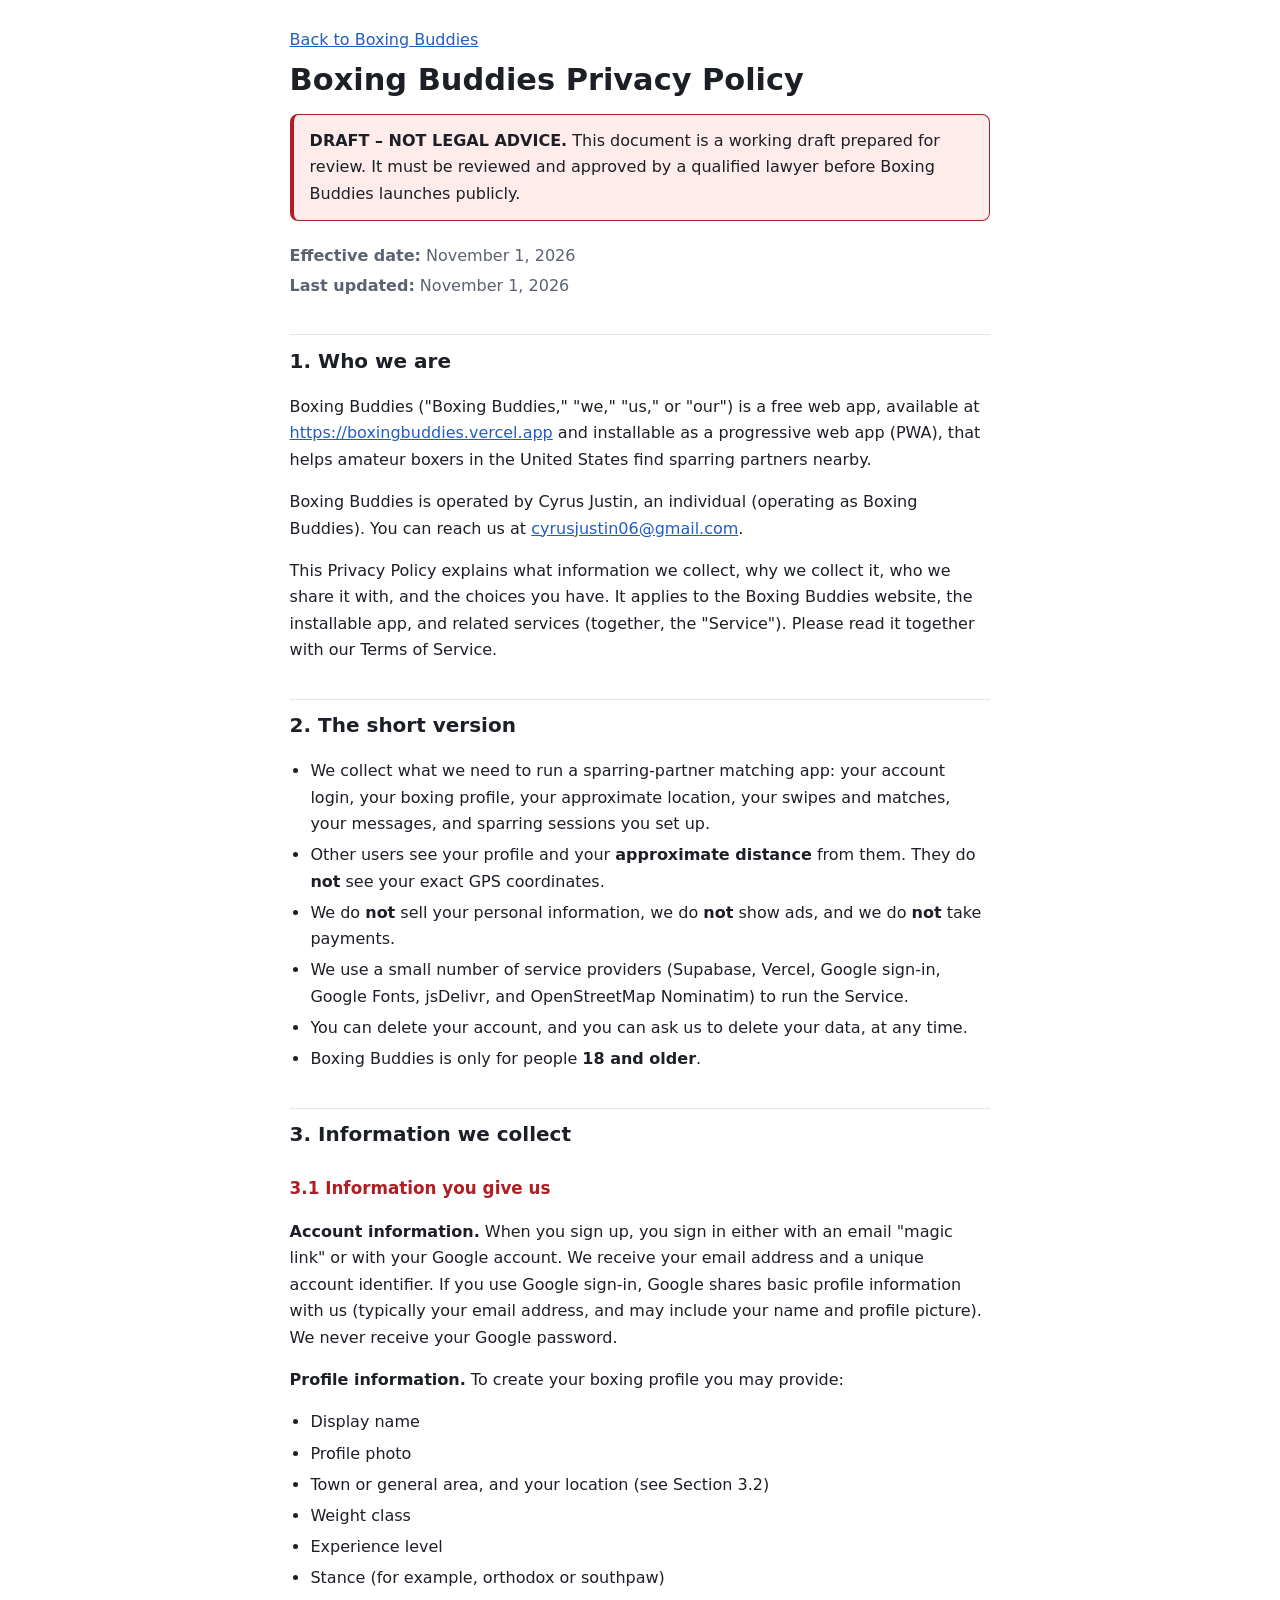
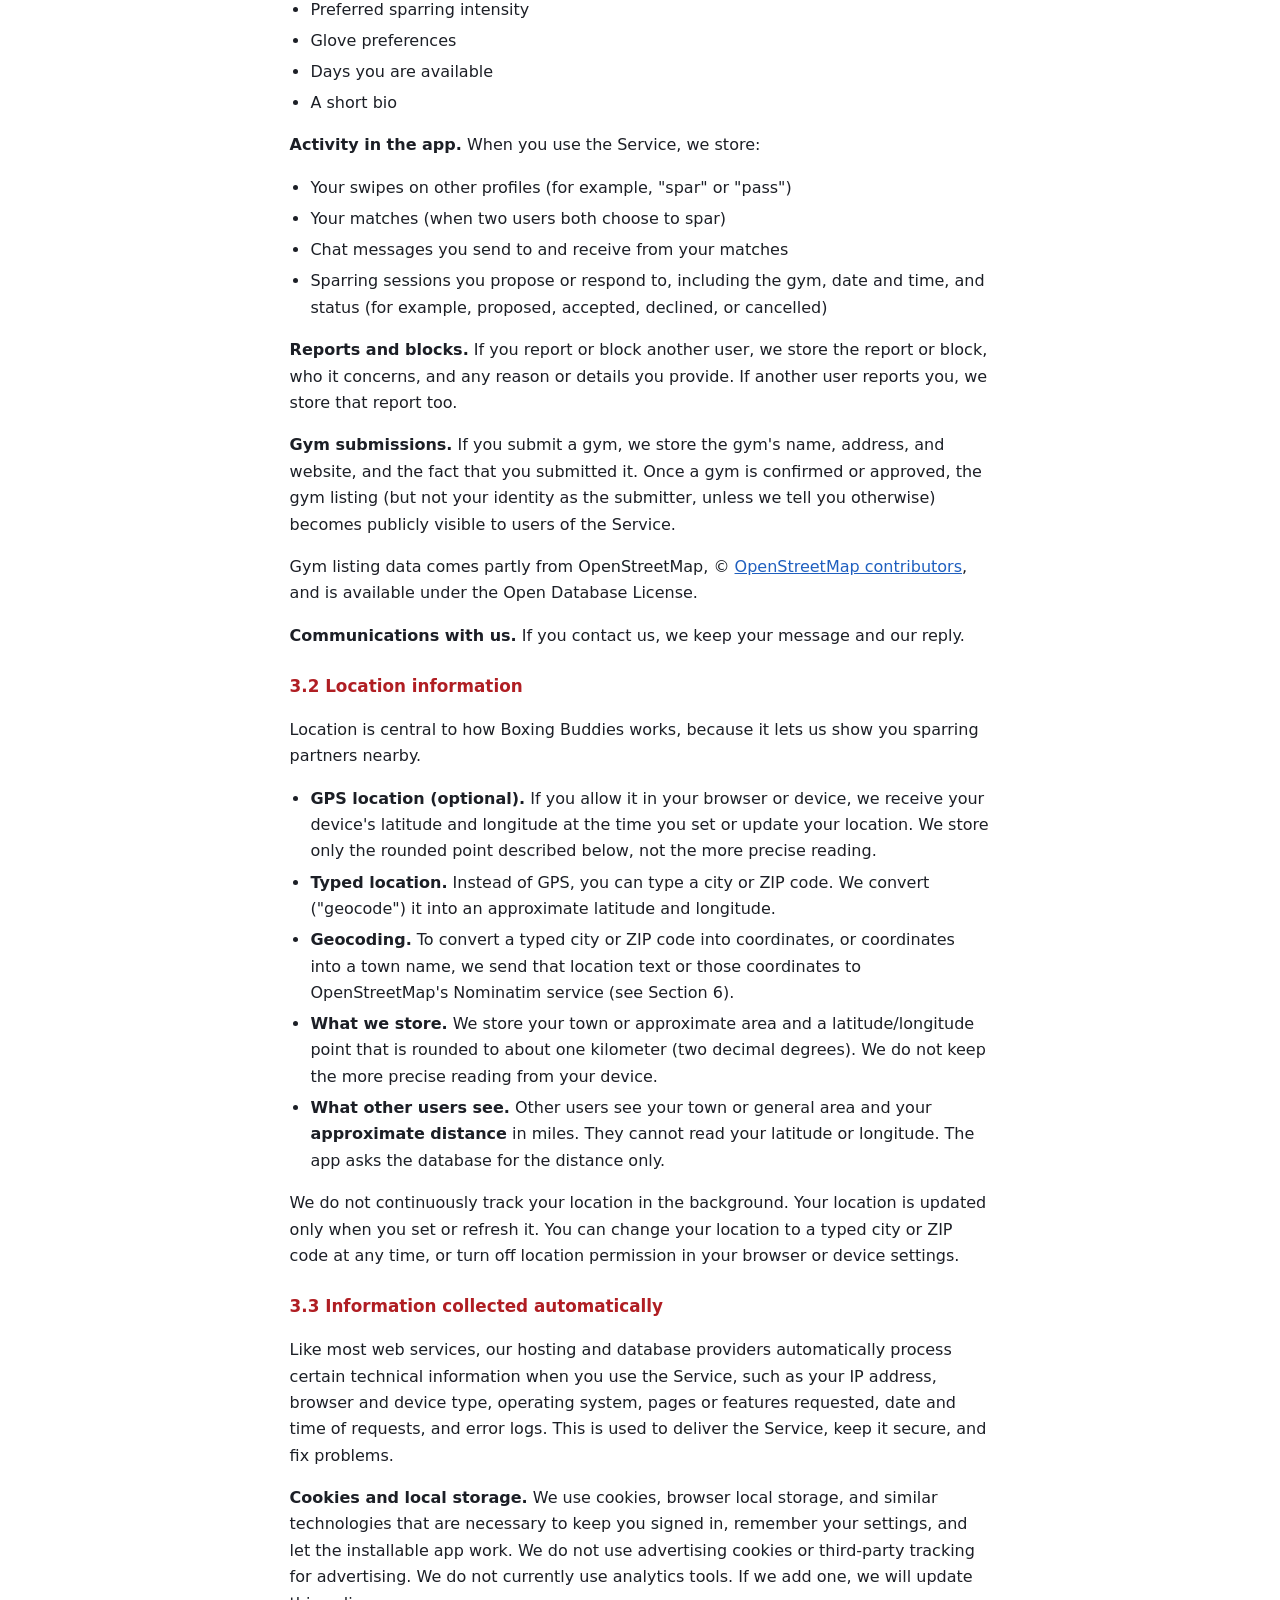
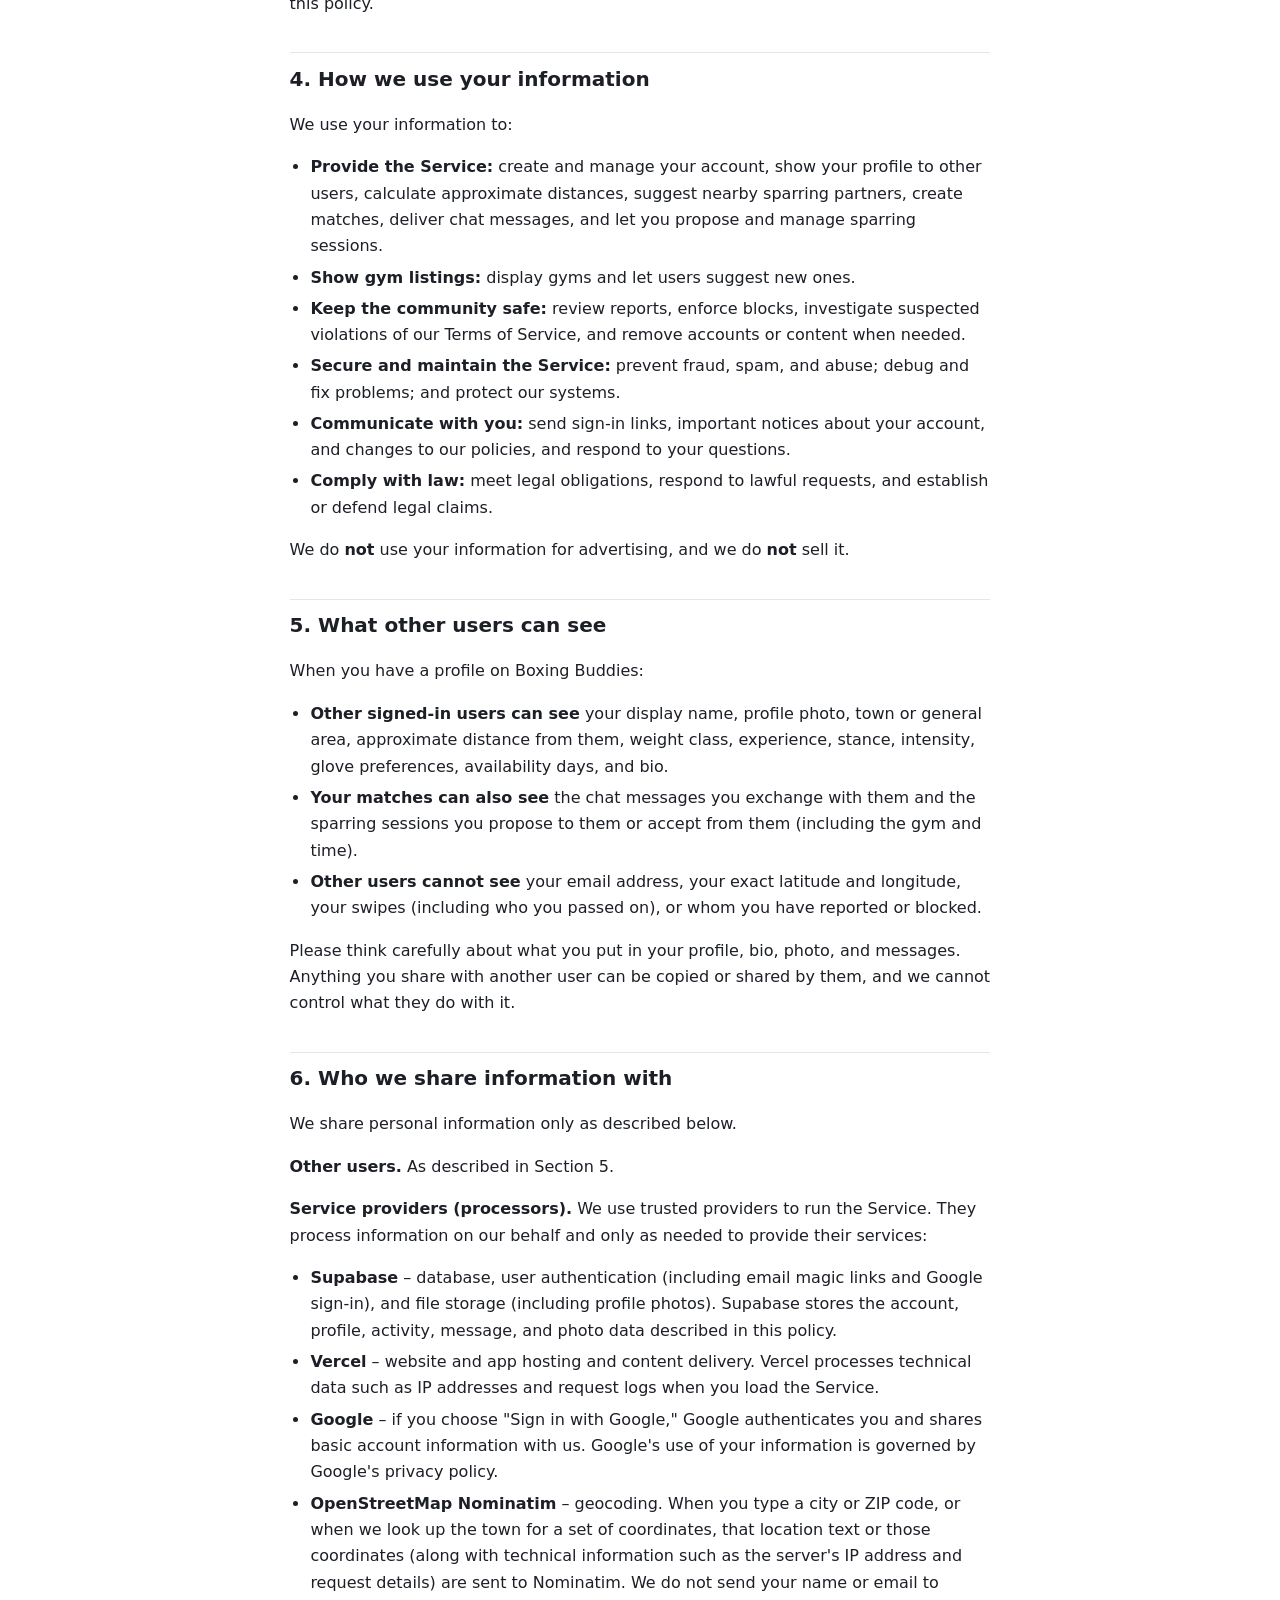
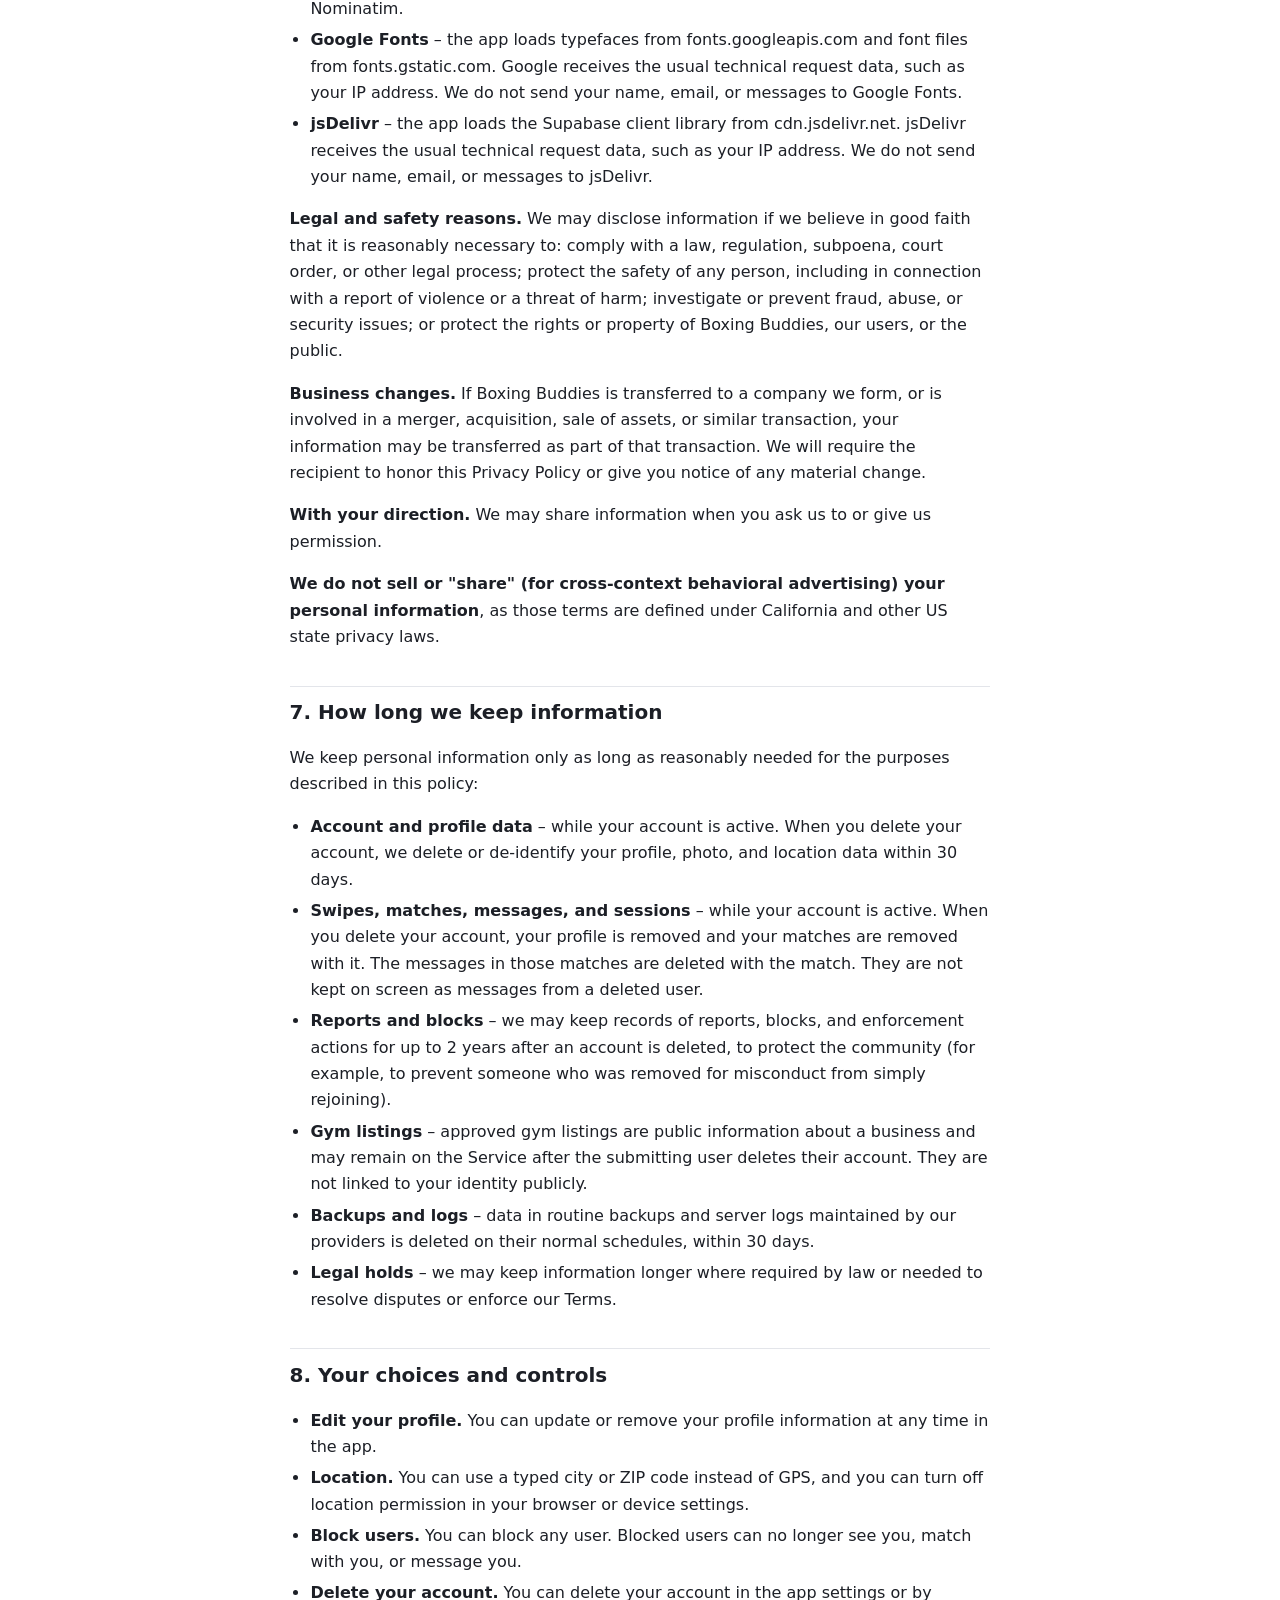
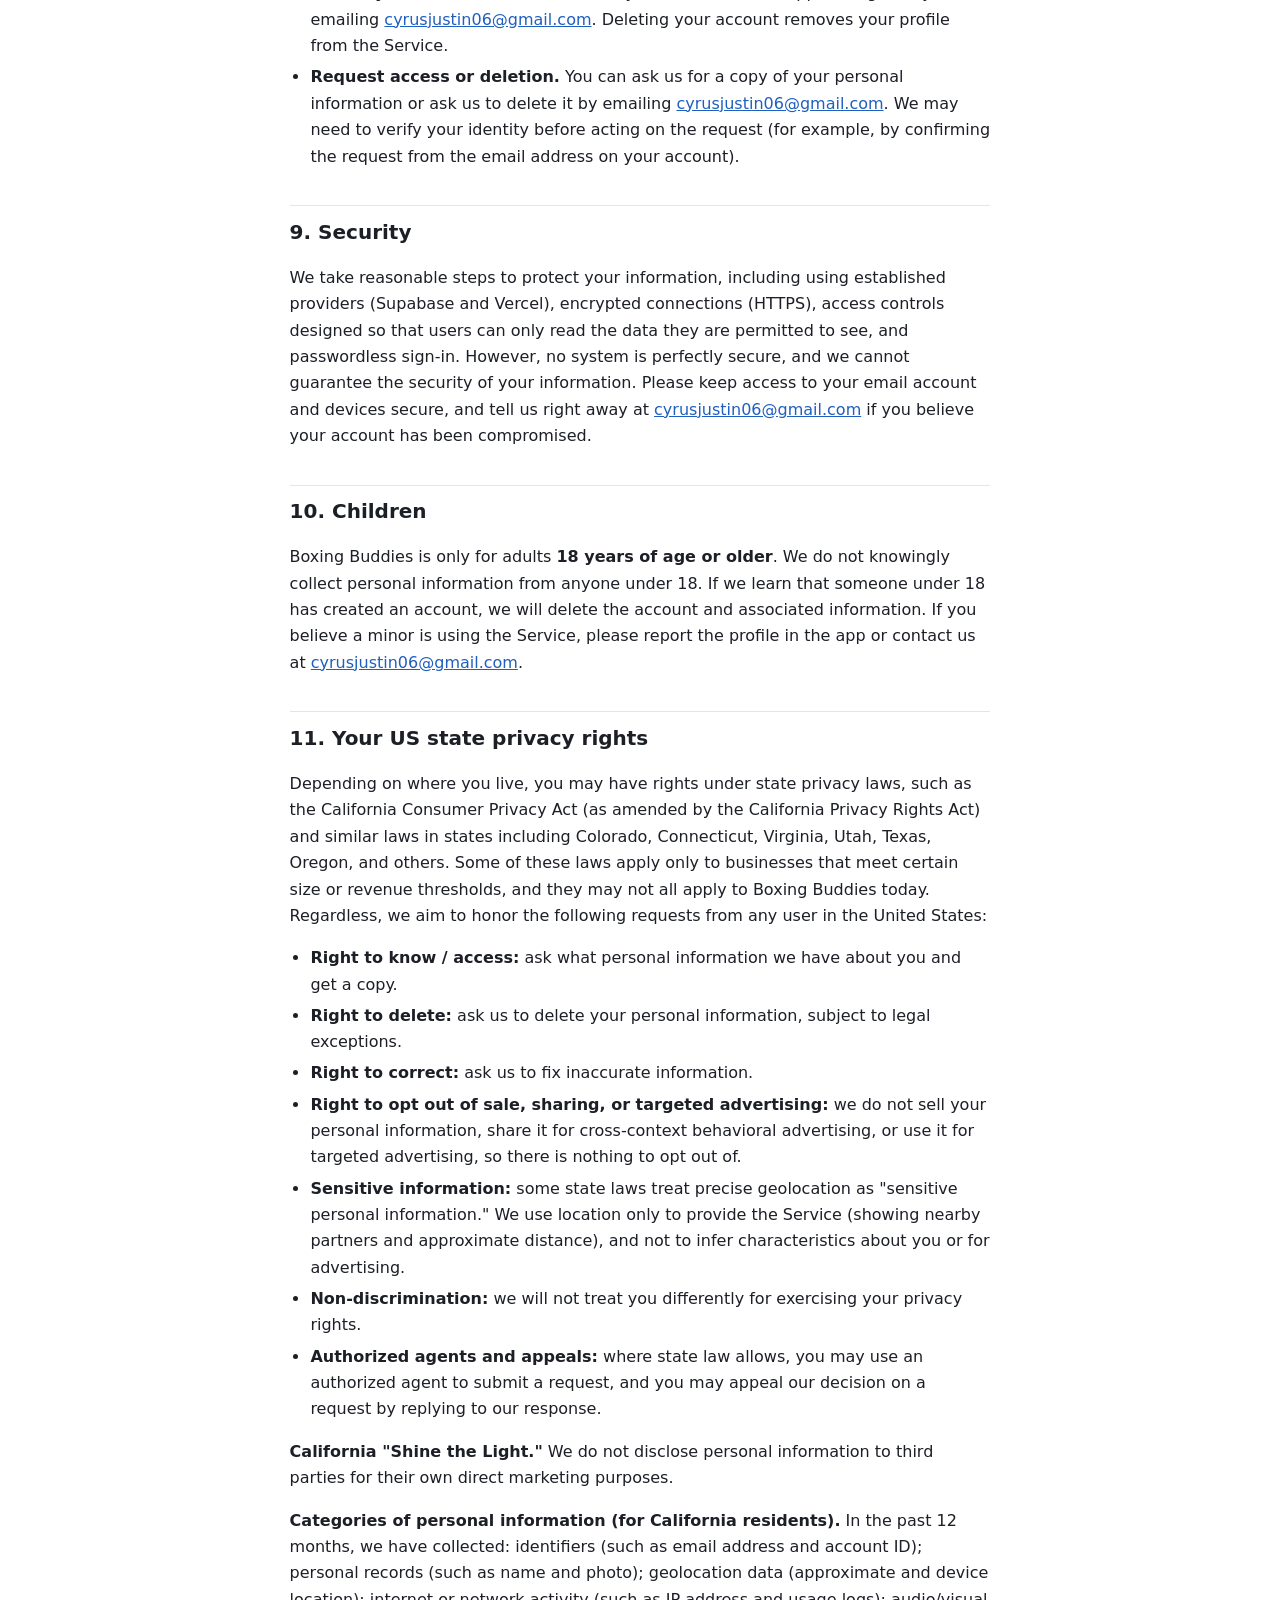
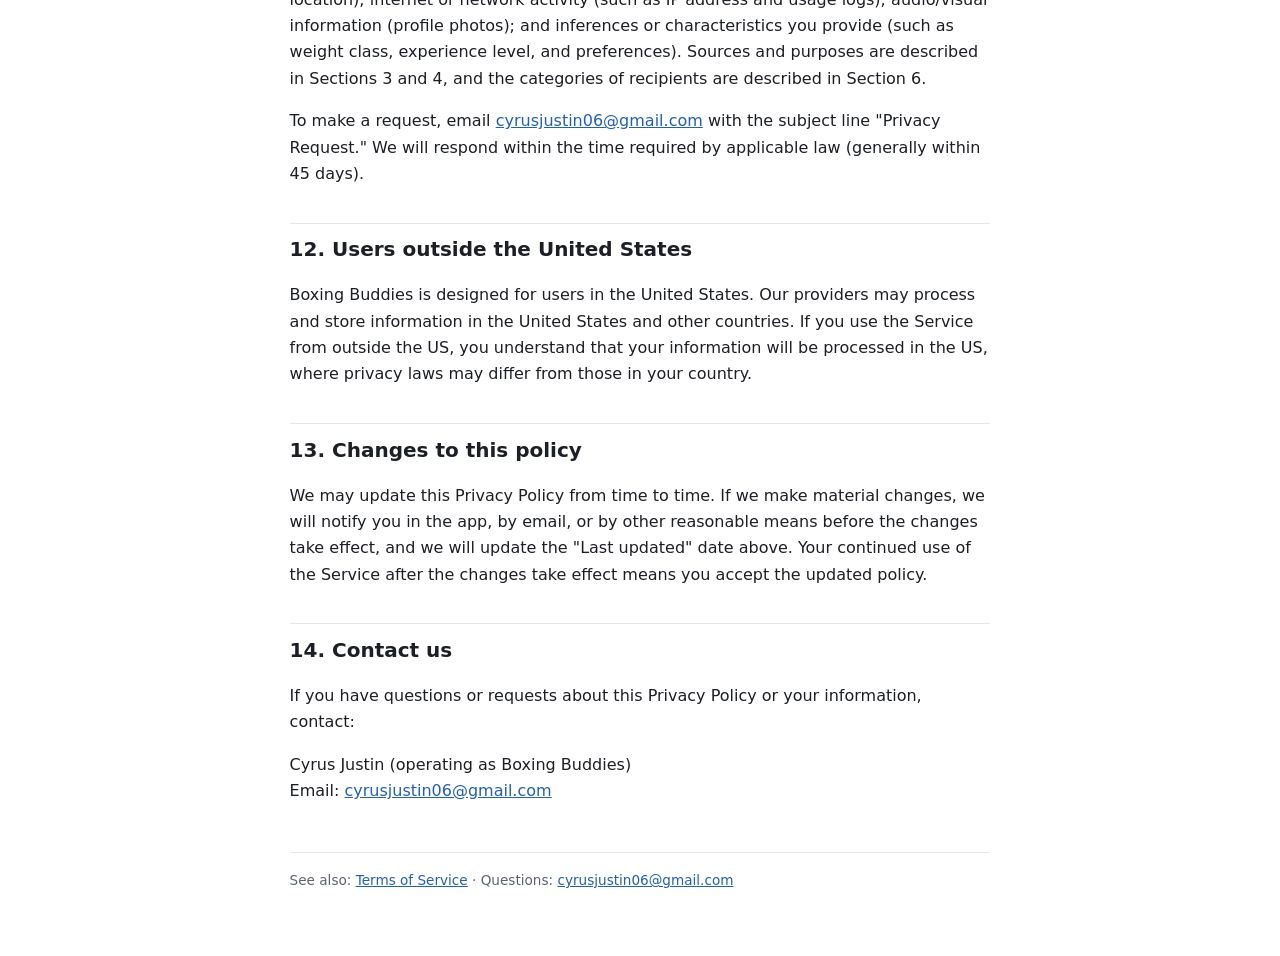
<file: privacy.html>
<!doctype html>
<html lang="en">
<head>
<meta charset="utf-8">
<meta name="viewport" content="width=device-width, initial-scale=1, viewport-fit=cover">
<meta name="color-scheme" content="light dark">
<meta name="robots" content="noindex">
<title>Privacy Policy · Boxing Buddies</title>
<style>
:root{color-scheme:light dark;--bg:#ffffff;--fg:#1c1f26;--muted:#5b6270;--accent:#b01e23;--line:#e3e5ea;--draft-bg:#fdecea;--draft-bd:#b01e23;--note-bg:#fff4d6;--note-bd:#c98a00;--link:#1f5fbf}
@media (prefers-color-scheme:dark){:root{--bg:#111318;--fg:#e6e8ec;--muted:#9aa1ad;--accent:#ff6b6b;--line:#2a2e37;--draft-bg:#3a1a1c;--draft-bd:#ff6b6b;--note-bg:#3a3018;--note-bd:#e0b040;--link:#7fb2ff}}
*{box-sizing:border-box}
html{-webkit-text-size-adjust:100%}
body{margin:0;background:var(--bg);color:var(--fg);font:16px/1.65 system-ui,-apple-system,"Segoe UI",Roboto,Helvetica,Arial,sans-serif}
main{max-width:46rem;margin:0 auto;padding:1.5rem 1.1rem 4rem}
h1{font-size:1.9rem;line-height:1.2;margin:.5rem 0 1rem}
h2{font-size:1.25rem;margin:2.2rem 0 .6rem;padding-top:.6rem;border-top:1px solid var(--line)}
h3{font-size:1.05rem;margin:1.5rem 0 .4rem;color:var(--accent)}
p,li{overflow-wrap:anywhere}
ul{padding-left:1.3rem}li{margin:.3rem 0}
a{color:var(--link)}
.callout{border:1px solid var(--draft-bd);border-left-width:4px;background:var(--draft-bg);padding:.8rem 1rem;border-radius:8px;margin:1rem 0 1.4rem}
.callout.note{border-color:var(--note-bd);background:var(--note-bg)}
.meta{color:var(--muted);margin:.2rem 0}
footer{color:var(--muted);font-size:.85rem;margin-top:3rem;border-top:1px solid var(--line);padding-top:1rem}
</style>
</head>
<body>
<main>
<p class="meta"><a href="./">Back to Boxing Buddies</a></p>
<h1>Boxing Buddies Privacy Policy</h1>
<div class="callout" role="note"><p style="margin:0"><strong>DRAFT – NOT LEGAL ADVICE.</strong> This document is a working draft prepared for review. It must be reviewed and approved by a qualified lawyer before Boxing Buddies launches publicly.</p></div>
<p class="meta"><strong>Effective date:</strong> November 1, 2026</p>
<p class="meta"><strong>Last updated:</strong> November 1, 2026</p>
<h2 id="s1">1. Who we are</h2>
<p>Boxing Buddies ("Boxing Buddies," "we," "us," or "our") is a free web app, available at <a href="https://boxingbuddies.vercel.app">https://boxingbuddies.vercel.app</a> and installable as a progressive web app (PWA), that helps amateur boxers in the United States find sparring partners nearby.</p>
<p>Boxing Buddies is operated by Cyrus Justin, an individual (operating as Boxing Buddies). You can reach us at <a href="mailto:cyrusjustin06@gmail.com">cyrusjustin06@gmail.com</a>.</p>
<p>This Privacy Policy explains what information we collect, why we collect it, who we share it with, and the choices you have. It applies to the Boxing Buddies website, the installable app, and related services (together, the "Service"). Please read it together with our Terms of Service.</p>
<h2 id="s2">2. The short version</h2>
<ul>
<li>We collect what we need to run a sparring-partner matching app: your account login, your boxing profile, your approximate location, your swipes and matches, your messages, and sparring sessions you set up.</li>
<li>Other users see your profile and your <strong>approximate distance</strong> from them. They do <strong>not</strong> see your exact GPS coordinates.</li>
<li>We do <strong>not</strong> sell your personal information, we do <strong>not</strong> show ads, and we do <strong>not</strong> take payments.</li>
<li>We use a small number of service providers (Supabase, Vercel, Google sign-in, Google Fonts, jsDelivr, and OpenStreetMap Nominatim) to run the Service.</li>
<li>You can delete your account, and you can ask us to delete your data, at any time.</li>
<li>Boxing Buddies is only for people <strong>18 and older</strong>.</li>
</ul>
<h2 id="s3">3. Information we collect</h2>
<h3 id="s3">3.1 Information you give us</h3>
<p><strong>Account information.</strong> When you sign up, you sign in either with an email "magic link" or with your Google account. We receive your email address and a unique account identifier. If you use Google sign-in, Google shares basic profile information with us (typically your email address, and may include your name and profile picture). We never receive your Google password.</p>
<p><strong>Profile information.</strong> To create your boxing profile you may provide:</p>
<ul>
<li>Display name</li>
<li>Profile photo</li>
<li>Town or general area, and your location (see Section 3.2)</li>
<li>Weight class</li>
<li>Experience level</li>
<li>Stance (for example, orthodox or southpaw)</li>
<li>Preferred sparring intensity</li>
<li>Glove preferences</li>
<li>Days you are available</li>
<li>A short bio</li>
</ul>
<p><strong>Activity in the app.</strong> When you use the Service, we store:</p>
<ul>
<li>Your swipes on other profiles (for example, "spar" or "pass")</li>
<li>Your matches (when two users both choose to spar)</li>
<li>Chat messages you send to and receive from your matches</li>
<li>Sparring sessions you propose or respond to, including the gym, date and time, and status (for example, proposed, accepted, declined, or cancelled)</li>
</ul>
<p><strong>Reports and blocks.</strong> If you report or block another user, we store the report or block, who it concerns, and any reason or details you provide. If another user reports you, we store that report too.</p>
<p><strong>Gym submissions.</strong> If you submit a gym, we store the gym's name, address, and website, and the fact that you submitted it. Once a gym is confirmed or approved, the gym listing (but not your identity as the submitter, unless we tell you otherwise) becomes publicly visible to users of the Service.</p>
<p>Gym listing data comes partly from OpenStreetMap, © <a href="https://www.openstreetmap.org/copyright" target="_blank" rel="noopener">OpenStreetMap contributors</a>, and is available under the Open Database License.</p>
<p><strong>Communications with us.</strong> If you contact us, we keep your message and our reply.</p>
<h3 id="s3">3.2 Location information</h3>
<p>Location is central to how Boxing Buddies works, because it lets us show you sparring partners nearby.</p>
<ul>
<li><strong>GPS location (optional).</strong> If you allow it in your browser or device, we receive your device's latitude and longitude at the time you set or update your location. We store only the rounded point described below, not the more precise reading.</li>
<li><strong>Typed location.</strong> Instead of GPS, you can type a city or ZIP code. We convert ("geocode") it into an approximate latitude and longitude.</li>
<li><strong>Geocoding.</strong> To convert a typed city or ZIP code into coordinates, or coordinates into a town name, we send that location text or those coordinates to OpenStreetMap's Nominatim service (see Section 6).</li>
<li><strong>What we store.</strong> We store your town or approximate area and a latitude/longitude point that is rounded to about one kilometer (two decimal degrees). We do not keep the more precise reading from your device.</li>
<li><strong>What other users see.</strong> Other users see your town or general area and your <strong>approximate distance</strong> in miles. They cannot read your latitude or longitude. The app asks the database for the distance only.</li>
</ul>
<p>We do not continuously track your location in the background. Your location is updated only when you set or refresh it. You can change your location to a typed city or ZIP code at any time, or turn off location permission in your browser or device settings.</p>
<h3 id="s3">3.3 Information collected automatically</h3>
<p>Like most web services, our hosting and database providers automatically process certain technical information when you use the Service, such as your IP address, browser and device type, operating system, pages or features requested, date and time of requests, and error logs. This is used to deliver the Service, keep it secure, and fix problems.</p>
<p><strong>Cookies and local storage.</strong> We use cookies, browser local storage, and similar technologies that are necessary to keep you signed in, remember your settings, and let the installable app work. We do not use advertising cookies or third-party tracking for advertising. We do not currently use analytics tools. If we add one, we will update this policy.</p>
<h2 id="s4">4. How we use your information</h2>
<p>We use your information to:</p>
<ul>
<li><strong>Provide the Service:</strong> create and manage your account, show your profile to other users, calculate approximate distances, suggest nearby sparring partners, create matches, deliver chat messages, and let you propose and manage sparring sessions.</li>
<li><strong>Show gym listings:</strong> display gyms and let users suggest new ones.</li>
<li><strong>Keep the community safe:</strong> review reports, enforce blocks, investigate suspected violations of our Terms of Service, and remove accounts or content when needed.</li>
<li><strong>Secure and maintain the Service:</strong> prevent fraud, spam, and abuse; debug and fix problems; and protect our systems.</li>
<li><strong>Communicate with you:</strong> send sign-in links, important notices about your account, and changes to our policies, and respond to your questions.</li>
<li><strong>Comply with law:</strong> meet legal obligations, respond to lawful requests, and establish or defend legal claims.</li>
</ul>
<p>We do <strong>not</strong> use your information for advertising, and we do <strong>not</strong> sell it.</p>
<h2 id="s5">5. What other users can see</h2>
<p>When you have a profile on Boxing Buddies:</p>
<ul>
<li><strong>Other signed-in users can see</strong> your display name, profile photo, town or general area, approximate distance from them, weight class, experience, stance, intensity, glove preferences, availability days, and bio.</li>
<li><strong>Your matches can also see</strong> the chat messages you exchange with them and the sparring sessions you propose to them or accept from them (including the gym and time).</li>
<li><strong>Other users cannot see</strong> your email address, your exact latitude and longitude, your swipes (including who you passed on), or whom you have reported or blocked.</li>
</ul>
<p>Please think carefully about what you put in your profile, bio, photo, and messages. Anything you share with another user can be copied or shared by them, and we cannot control what they do with it.</p>
<h2 id="s6">6. Who we share information with</h2>
<p>We share personal information only as described below.</p>
<p><strong>Other users.</strong> As described in Section 5.</p>
<p><strong>Service providers (processors).</strong> We use trusted providers to run the Service. They process information on our behalf and only as needed to provide their services:</p>
<ul>
<li><strong>Supabase</strong> – database, user authentication (including email magic links and Google sign-in), and file storage (including profile photos). Supabase stores the account, profile, activity, message, and photo data described in this policy.</li>
<li><strong>Vercel</strong> – website and app hosting and content delivery. Vercel processes technical data such as IP addresses and request logs when you load the Service.</li>
<li><strong>Google</strong> – if you choose "Sign in with Google," Google authenticates you and shares basic account information with us. Google's use of your information is governed by Google's privacy policy.</li>
<li><strong>OpenStreetMap Nominatim</strong> – geocoding. When you type a city or ZIP code, or when we look up the town for a set of coordinates, that location text or those coordinates (along with technical information such as the server's IP address and request details) are sent to Nominatim. We do not send your name or email to Nominatim.</li>
<li><strong>Google Fonts</strong> – the app loads typefaces from fonts.googleapis.com and font files from fonts.gstatic.com. Google receives the usual technical request data, such as your IP address. We do not send your name, email, or messages to Google Fonts.</li>
<li><strong>jsDelivr</strong> – the app loads the Supabase client library from cdn.jsdelivr.net. jsDelivr receives the usual technical request data, such as your IP address. We do not send your name, email, or messages to jsDelivr.</li>
</ul>
<p><strong>Legal and safety reasons.</strong> We may disclose information if we believe in good faith that it is reasonably necessary to: comply with a law, regulation, subpoena, court order, or other legal process; protect the safety of any person, including in connection with a report of violence or a threat of harm; investigate or prevent fraud, abuse, or security issues; or protect the rights or property of Boxing Buddies, our users, or the public.</p>
<p><strong>Business changes.</strong> If Boxing Buddies is transferred to a company we form, or is involved in a merger, acquisition, sale of assets, or similar transaction, your information may be transferred as part of that transaction. We will require the recipient to honor this Privacy Policy or give you notice of any material change.</p>
<p><strong>With your direction.</strong> We may share information when you ask us to or give us permission.</p>
<p><strong>We do not sell or "share" (for cross-context behavioral advertising) your personal information</strong>, as those terms are defined under California and other US state privacy laws.</p>
<h2 id="s7">7. How long we keep information</h2>
<p>We keep personal information only as long as reasonably needed for the purposes described in this policy:</p>
<ul>
<li><strong>Account and profile data</strong> – while your account is active. When you delete your account, we delete or de-identify your profile, photo, and location data within 30 days.</li>
<li><strong>Swipes, matches, messages, and sessions</strong> – while your account is active. When you delete your account, your profile is removed and your matches are removed with it. The messages in those matches are deleted with the match. They are not kept on screen as messages from a deleted user.</li>
<li><strong>Reports and blocks</strong> – we may keep records of reports, blocks, and enforcement actions for up to 2 years after an account is deleted, to protect the community (for example, to prevent someone who was removed for misconduct from simply rejoining).</li>
<li><strong>Gym listings</strong> – approved gym listings are public information about a business and may remain on the Service after the submitting user deletes their account. They are not linked to your identity publicly.</li>
<li><strong>Backups and logs</strong> – data in routine backups and server logs maintained by our providers is deleted on their normal schedules, within 30 days.</li>
<li><strong>Legal holds</strong> – we may keep information longer where required by law or needed to resolve disputes or enforce our Terms.</li>
</ul>
<h2 id="s8">8. Your choices and controls</h2>
<ul>
<li><strong>Edit your profile.</strong> You can update or remove your profile information at any time in the app.</li>
<li><strong>Location.</strong> You can use a typed city or ZIP code instead of GPS, and you can turn off location permission in your browser or device settings.</li>
<li><strong>Block users.</strong> You can block any user. Blocked users can no longer see you, match with you, or message you.</li>
<li><strong>Delete your account.</strong> You can delete your account in the app settings or by emailing <a href="mailto:cyrusjustin06@gmail.com">cyrusjustin06@gmail.com</a>. Deleting your account removes your profile from the Service.</li>
<li><strong>Request access or deletion.</strong> You can ask us for a copy of your personal information or ask us to delete it by emailing <a href="mailto:cyrusjustin06@gmail.com">cyrusjustin06@gmail.com</a>. We may need to verify your identity before acting on the request (for example, by confirming the request from the email address on your account).</li>
</ul>
<h2 id="s9">9. Security</h2>
<p>We take reasonable steps to protect your information, including using established providers (Supabase and Vercel), encrypted connections (HTTPS), access controls designed so that users can only read the data they are permitted to see, and passwordless sign-in. However, no system is perfectly secure, and we cannot guarantee the security of your information. Please keep access to your email account and devices secure, and tell us right away at <a href="mailto:cyrusjustin06@gmail.com">cyrusjustin06@gmail.com</a> if you believe your account has been compromised.</p>
<h2 id="s10">10. Children</h2>
<p>Boxing Buddies is only for adults <strong>18 years of age or older</strong>. We do not knowingly collect personal information from anyone under 18. If we learn that someone under 18 has created an account, we will delete the account and associated information. If you believe a minor is using the Service, please report the profile in the app or contact us at <a href="mailto:cyrusjustin06@gmail.com">cyrusjustin06@gmail.com</a>.</p>
<h2 id="s11">11. Your US state privacy rights</h2>
<p>Depending on where you live, you may have rights under state privacy laws, such as the California Consumer Privacy Act (as amended by the California Privacy Rights Act) and similar laws in states including Colorado, Connecticut, Virginia, Utah, Texas, Oregon, and others. Some of these laws apply only to businesses that meet certain size or revenue thresholds, and they may not all apply to Boxing Buddies today. Regardless, we aim to honor the following requests from any user in the United States:</p>
<ul>
<li><strong>Right to know / access:</strong> ask what personal information we have about you and get a copy.</li>
<li><strong>Right to delete:</strong> ask us to delete your personal information, subject to legal exceptions.</li>
<li><strong>Right to correct:</strong> ask us to fix inaccurate information.</li>
<li><strong>Right to opt out of sale, sharing, or targeted advertising:</strong> we do not sell your personal information, share it for cross-context behavioral advertising, or use it for targeted advertising, so there is nothing to opt out of.</li>
<li><strong>Sensitive information:</strong> some state laws treat precise geolocation as "sensitive personal information." We use location only to provide the Service (showing nearby partners and approximate distance), and not to infer characteristics about you or for advertising.</li>
<li><strong>Non-discrimination:</strong> we will not treat you differently for exercising your privacy rights.</li>
<li><strong>Authorized agents and appeals:</strong> where state law allows, you may use an authorized agent to submit a request, and you may appeal our decision on a request by replying to our response.</li>
</ul>
<p><strong>California "Shine the Light."</strong> We do not disclose personal information to third parties for their own direct marketing purposes.</p>
<p><strong>Categories of personal information (for California residents).</strong> In the past 12 months, we have collected: identifiers (such as email address and account ID); personal records (such as name and photo); geolocation data (approximate and device location); internet or network activity (such as IP address and usage logs); audio/visual information (profile photos); and inferences or characteristics you provide (such as weight class, experience level, and preferences). Sources and purposes are described in Sections 3 and 4, and the categories of recipients are described in Section 6.</p>
<p>To make a request, email <a href="mailto:cyrusjustin06@gmail.com">cyrusjustin06@gmail.com</a> with the subject line "Privacy Request." We will respond within the time required by applicable law (generally within 45 days).</p>
<h2 id="s12">12. Users outside the United States</h2>
<p>Boxing Buddies is designed for users in the United States. Our providers may process and store information in the United States and other countries. If you use the Service from outside the US, you understand that your information will be processed in the US, where privacy laws may differ from those in your country.</p>
<h2 id="s13">13. Changes to this policy</h2>
<p>We may update this Privacy Policy from time to time. If we make material changes, we will notify you in the app, by email, or by other reasonable means before the changes take effect, and we will update the "Last updated" date above. Your continued use of the Service after the changes take effect means you accept the updated policy.</p>
<h2 id="s14">14. Contact us</h2>
<p>If you have questions or requests about this Privacy Policy or your information, contact:</p>
<p>Cyrus Justin (operating as Boxing Buddies)<br>Email: <a href="mailto:cyrusjustin06@gmail.com">cyrusjustin06@gmail.com</a></p>
<footer>See also: <a href="terms.html">Terms of Service</a> · Questions: <a href="mailto:cyrusjustin06@gmail.com">cyrusjustin06@gmail.com</a></footer>
</main>
</body>
</html>
</file>
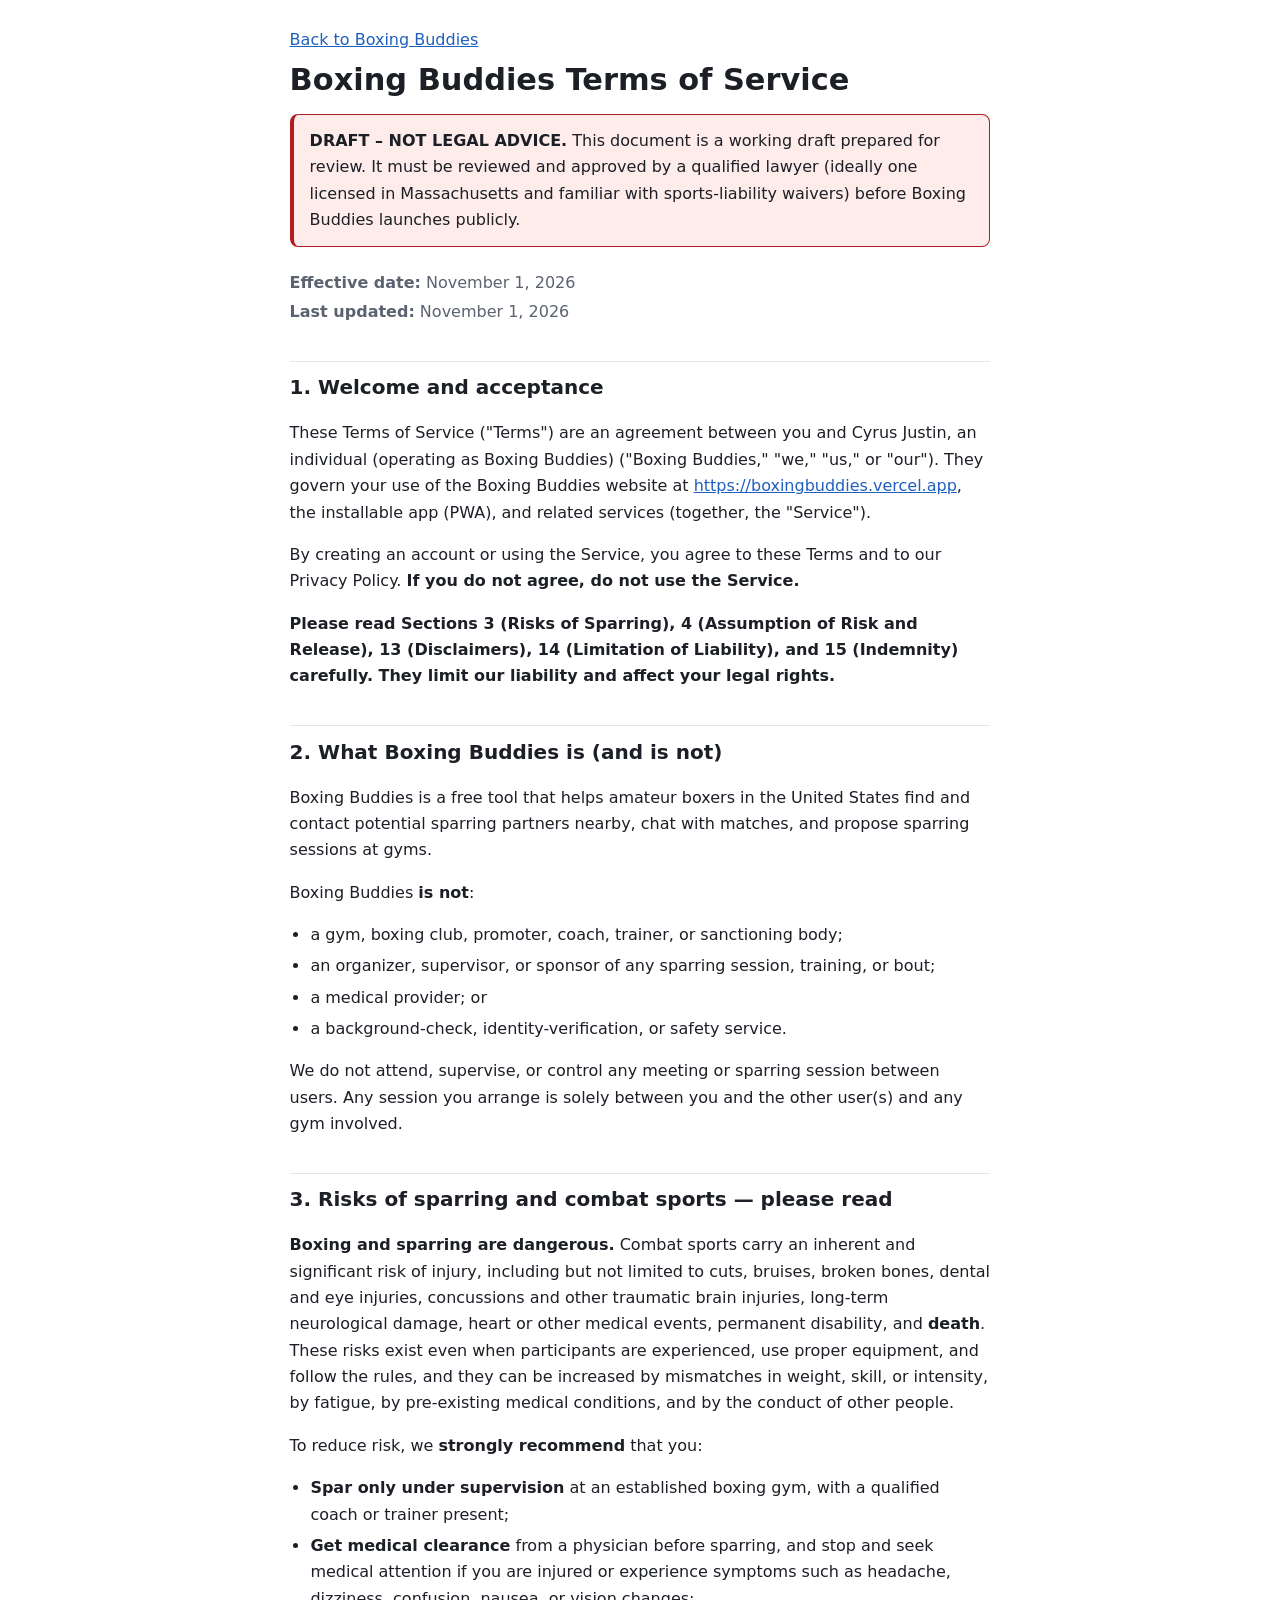
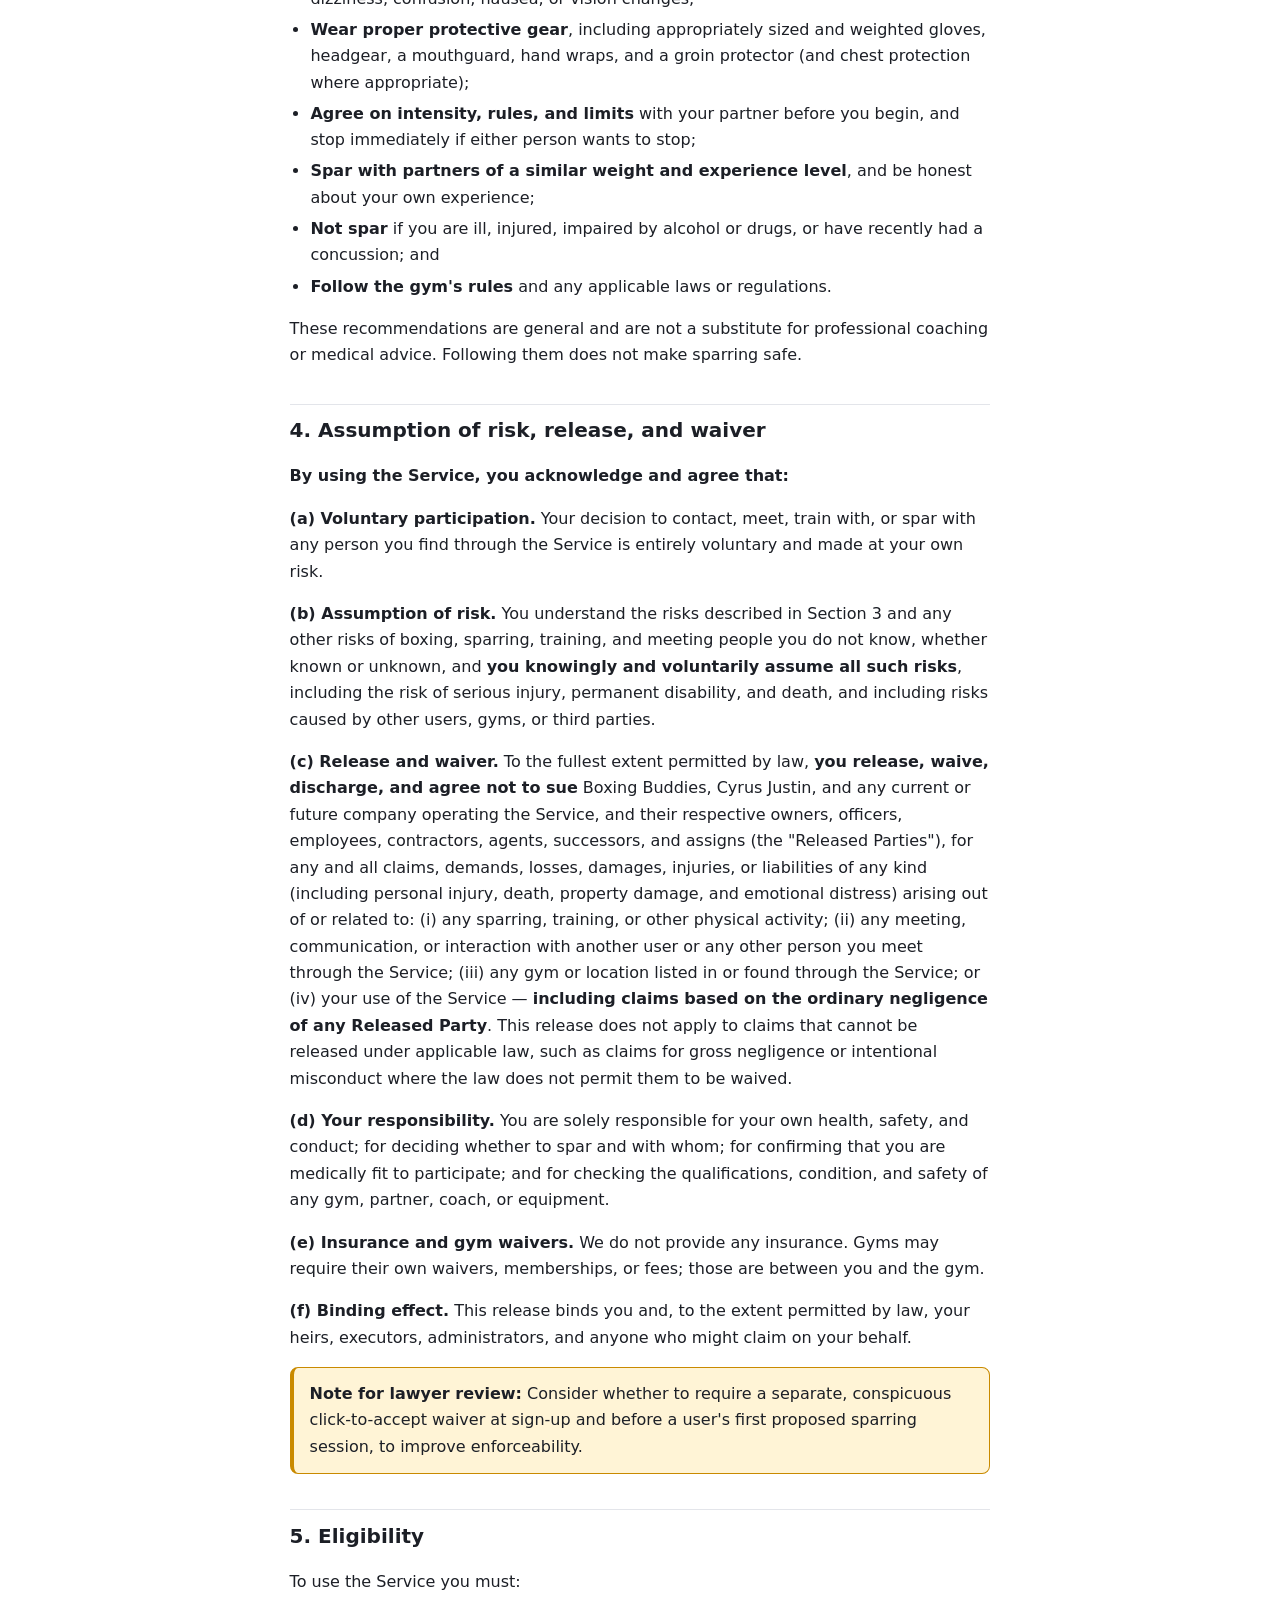
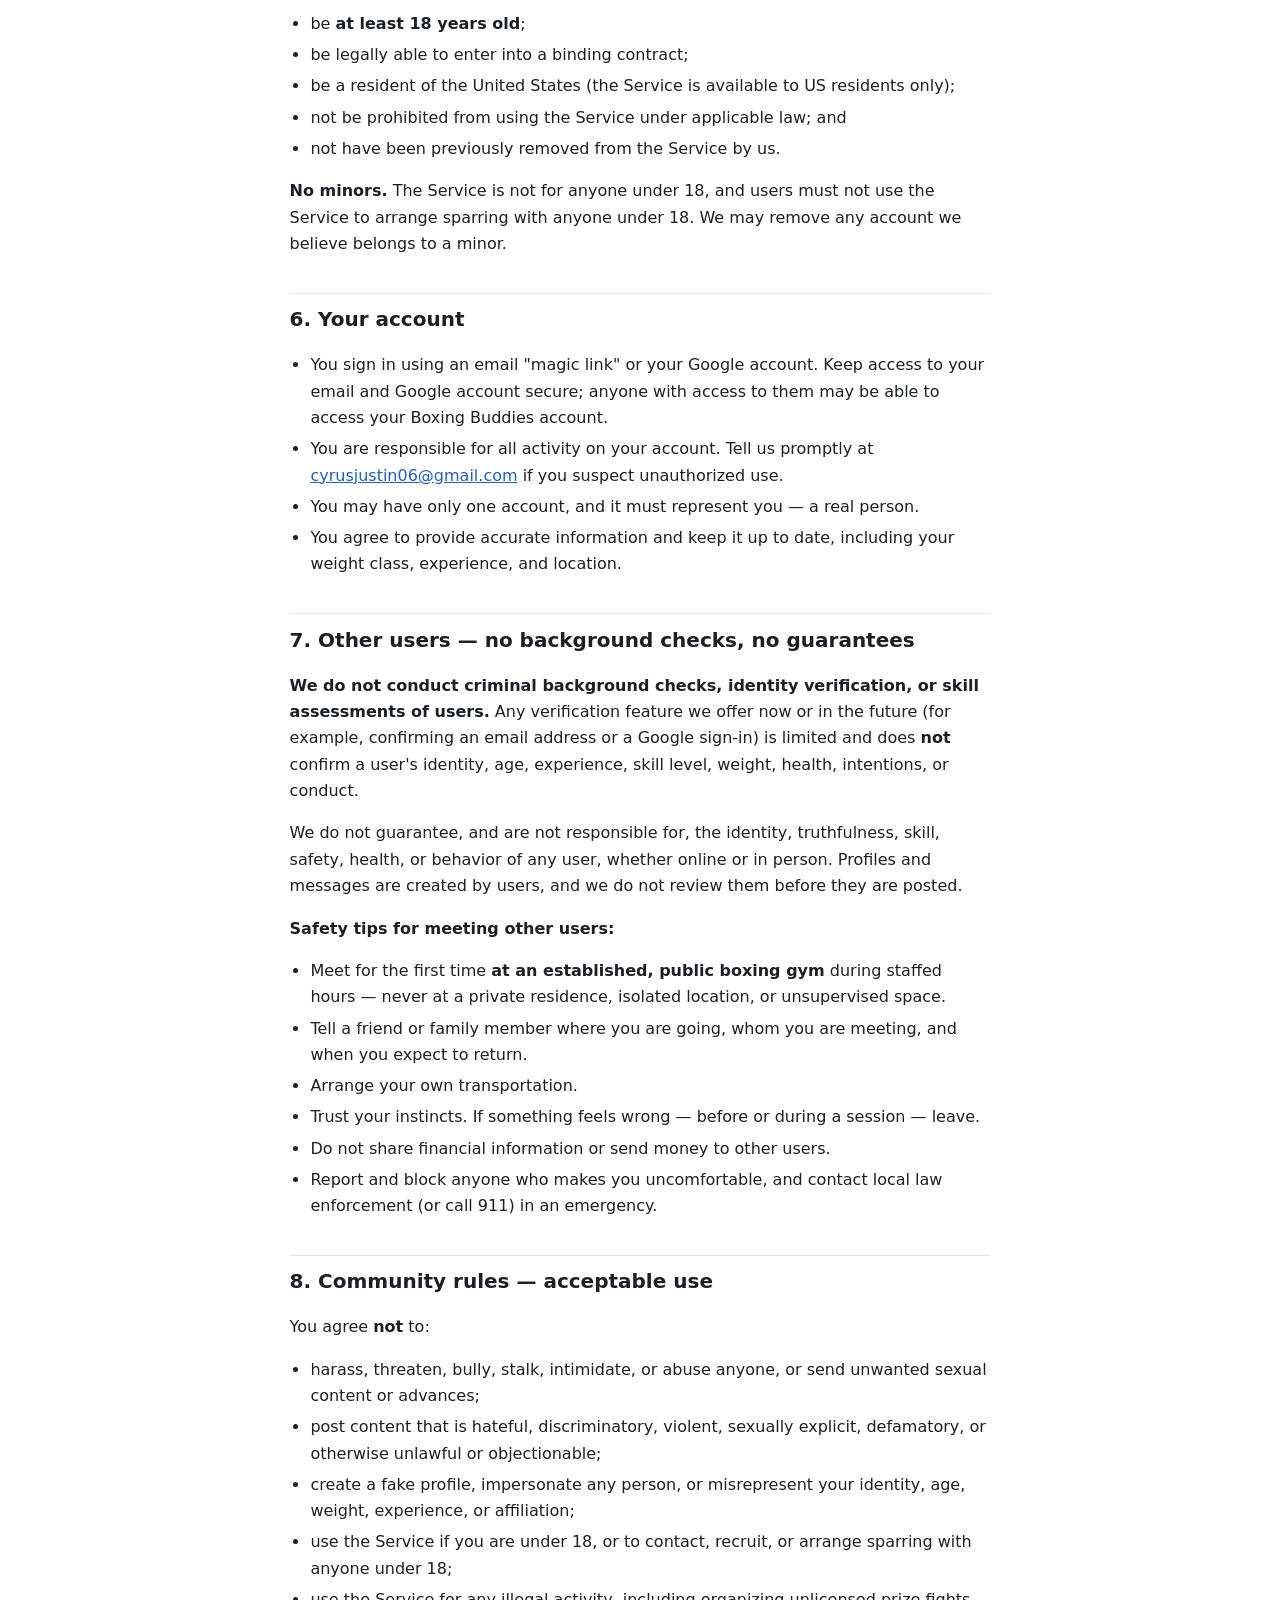
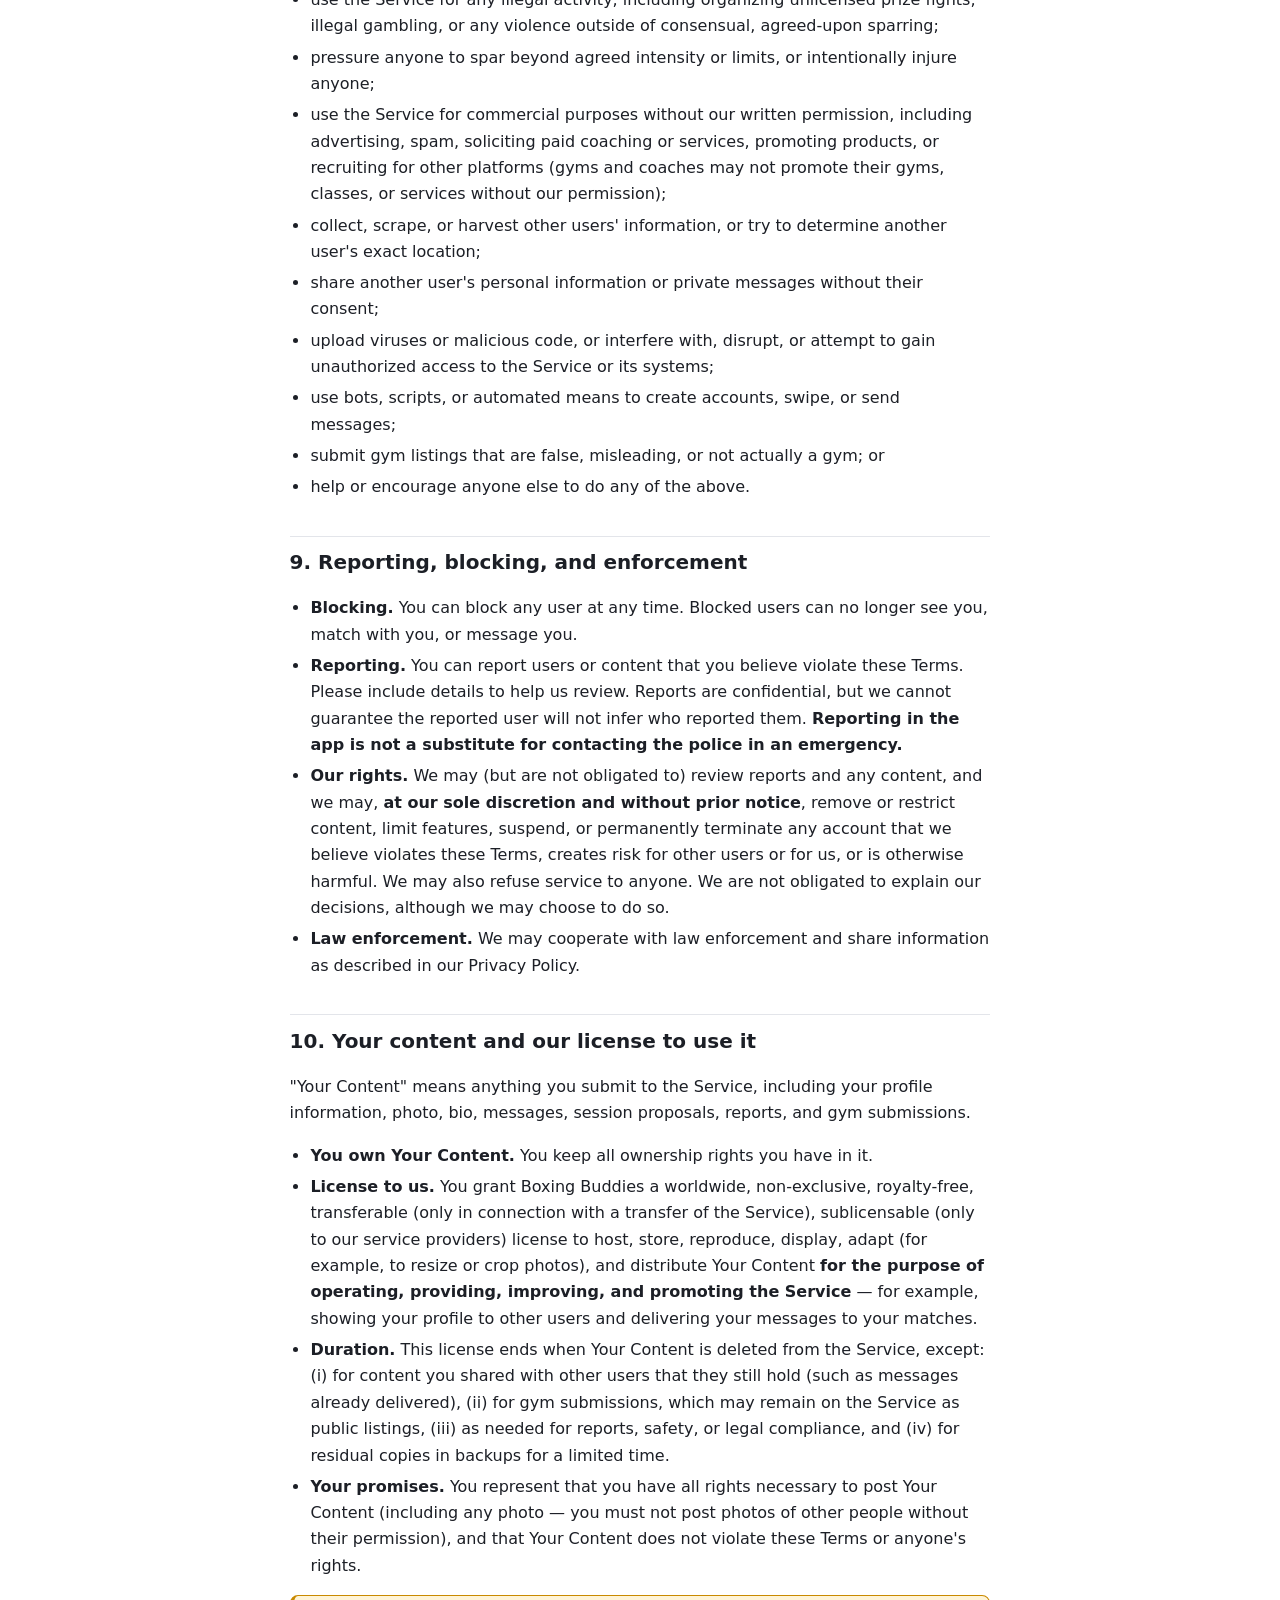
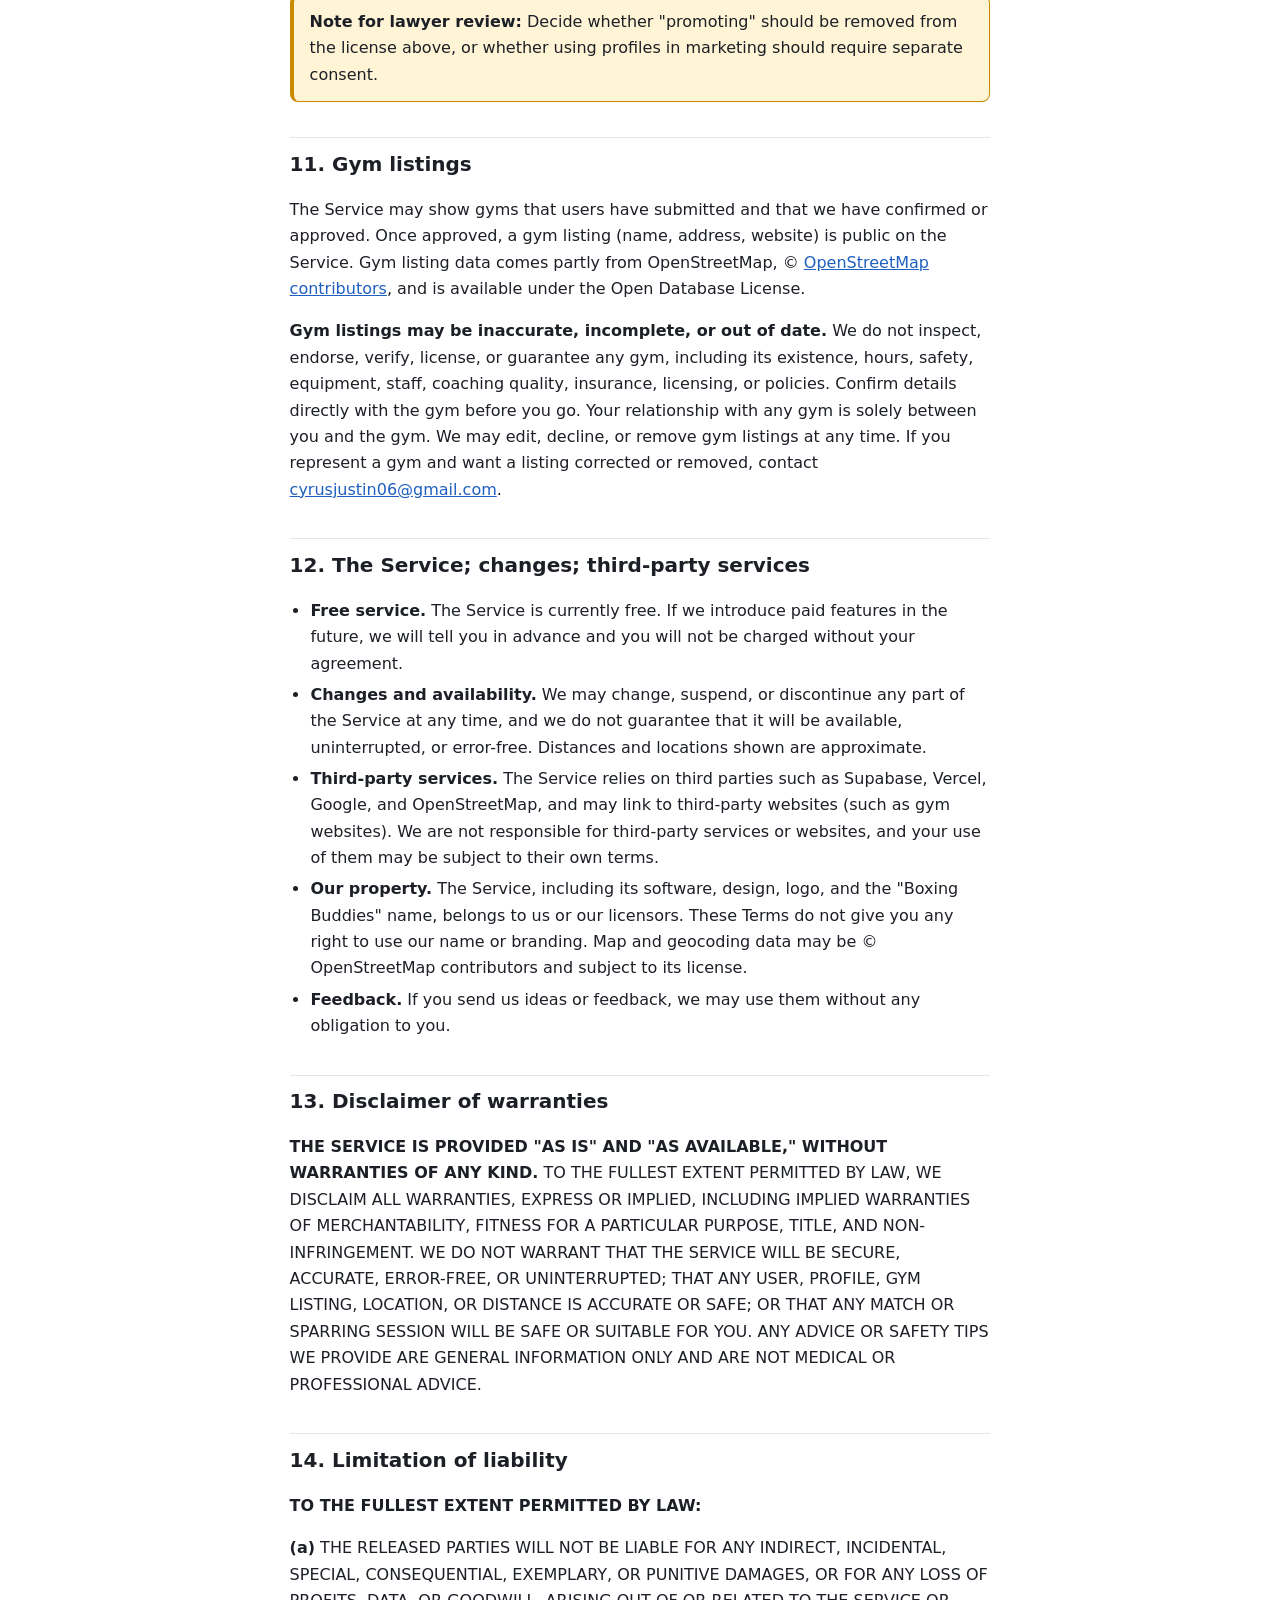
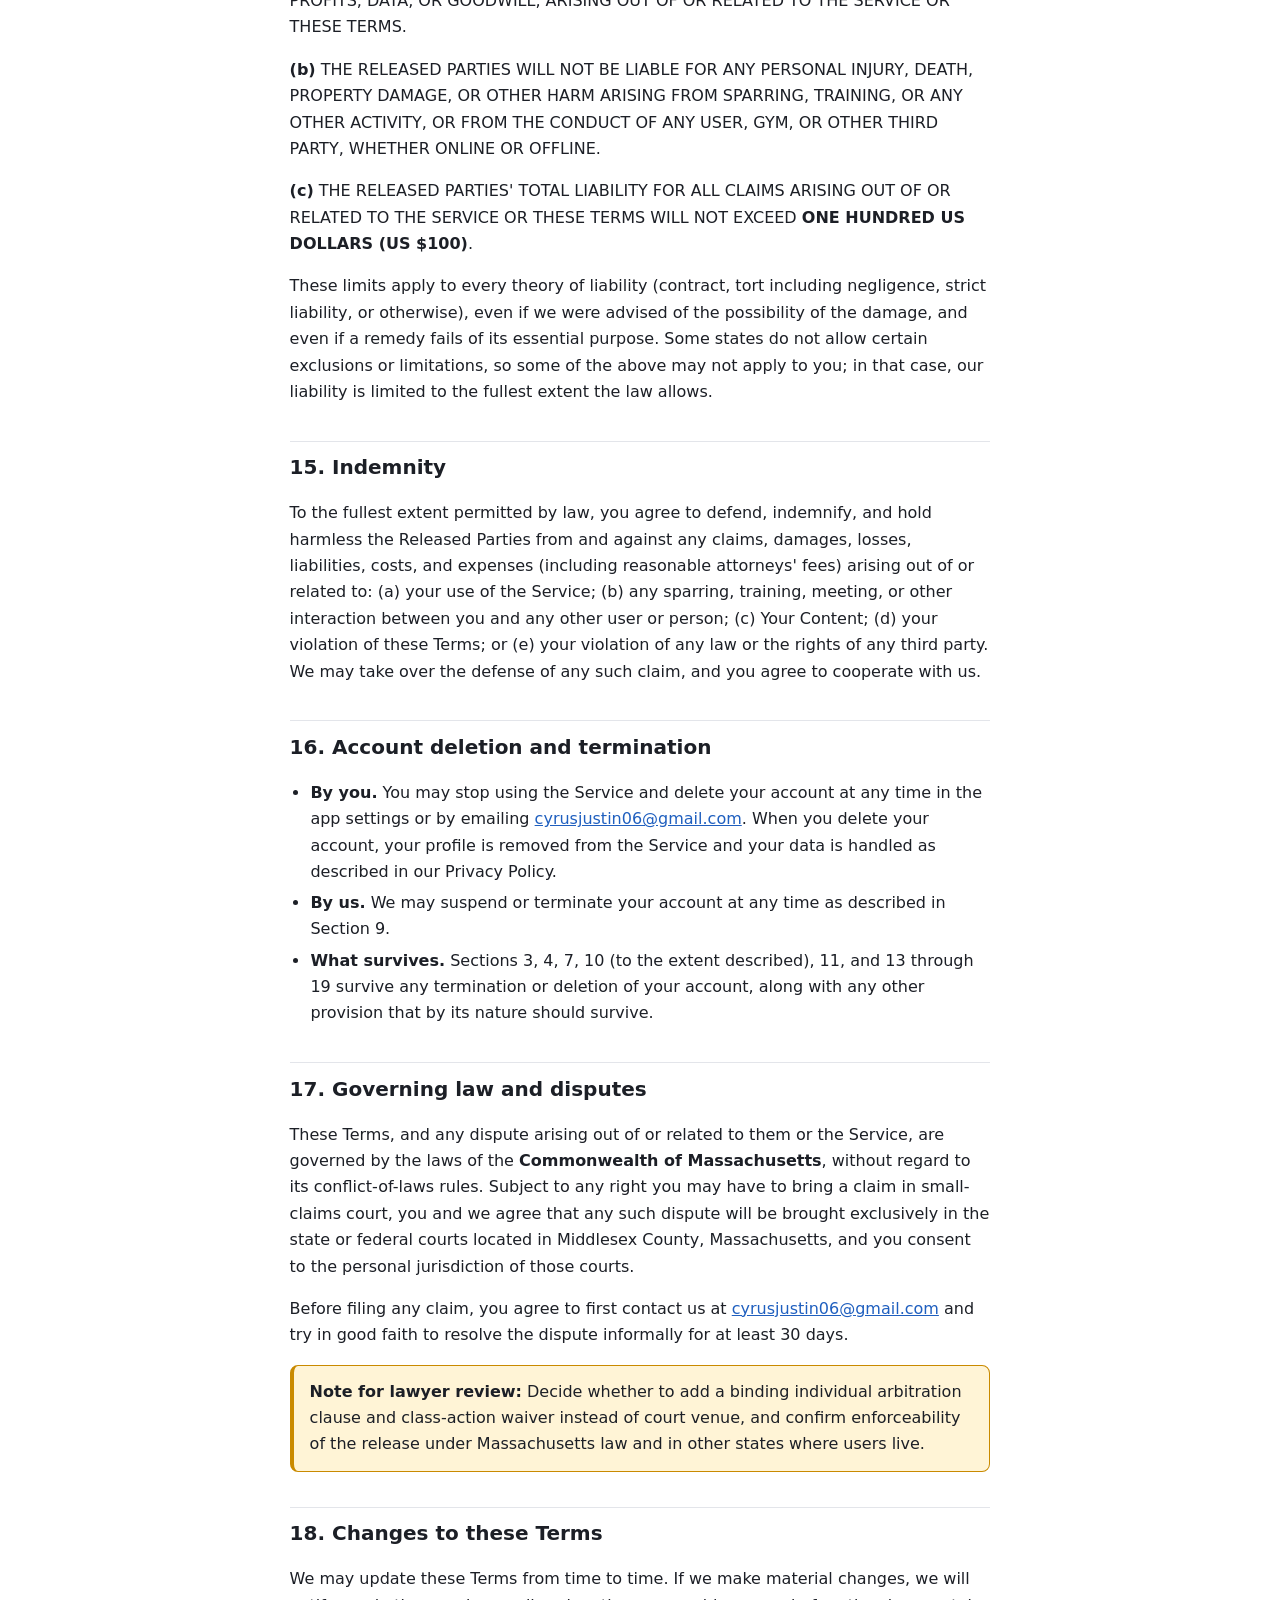
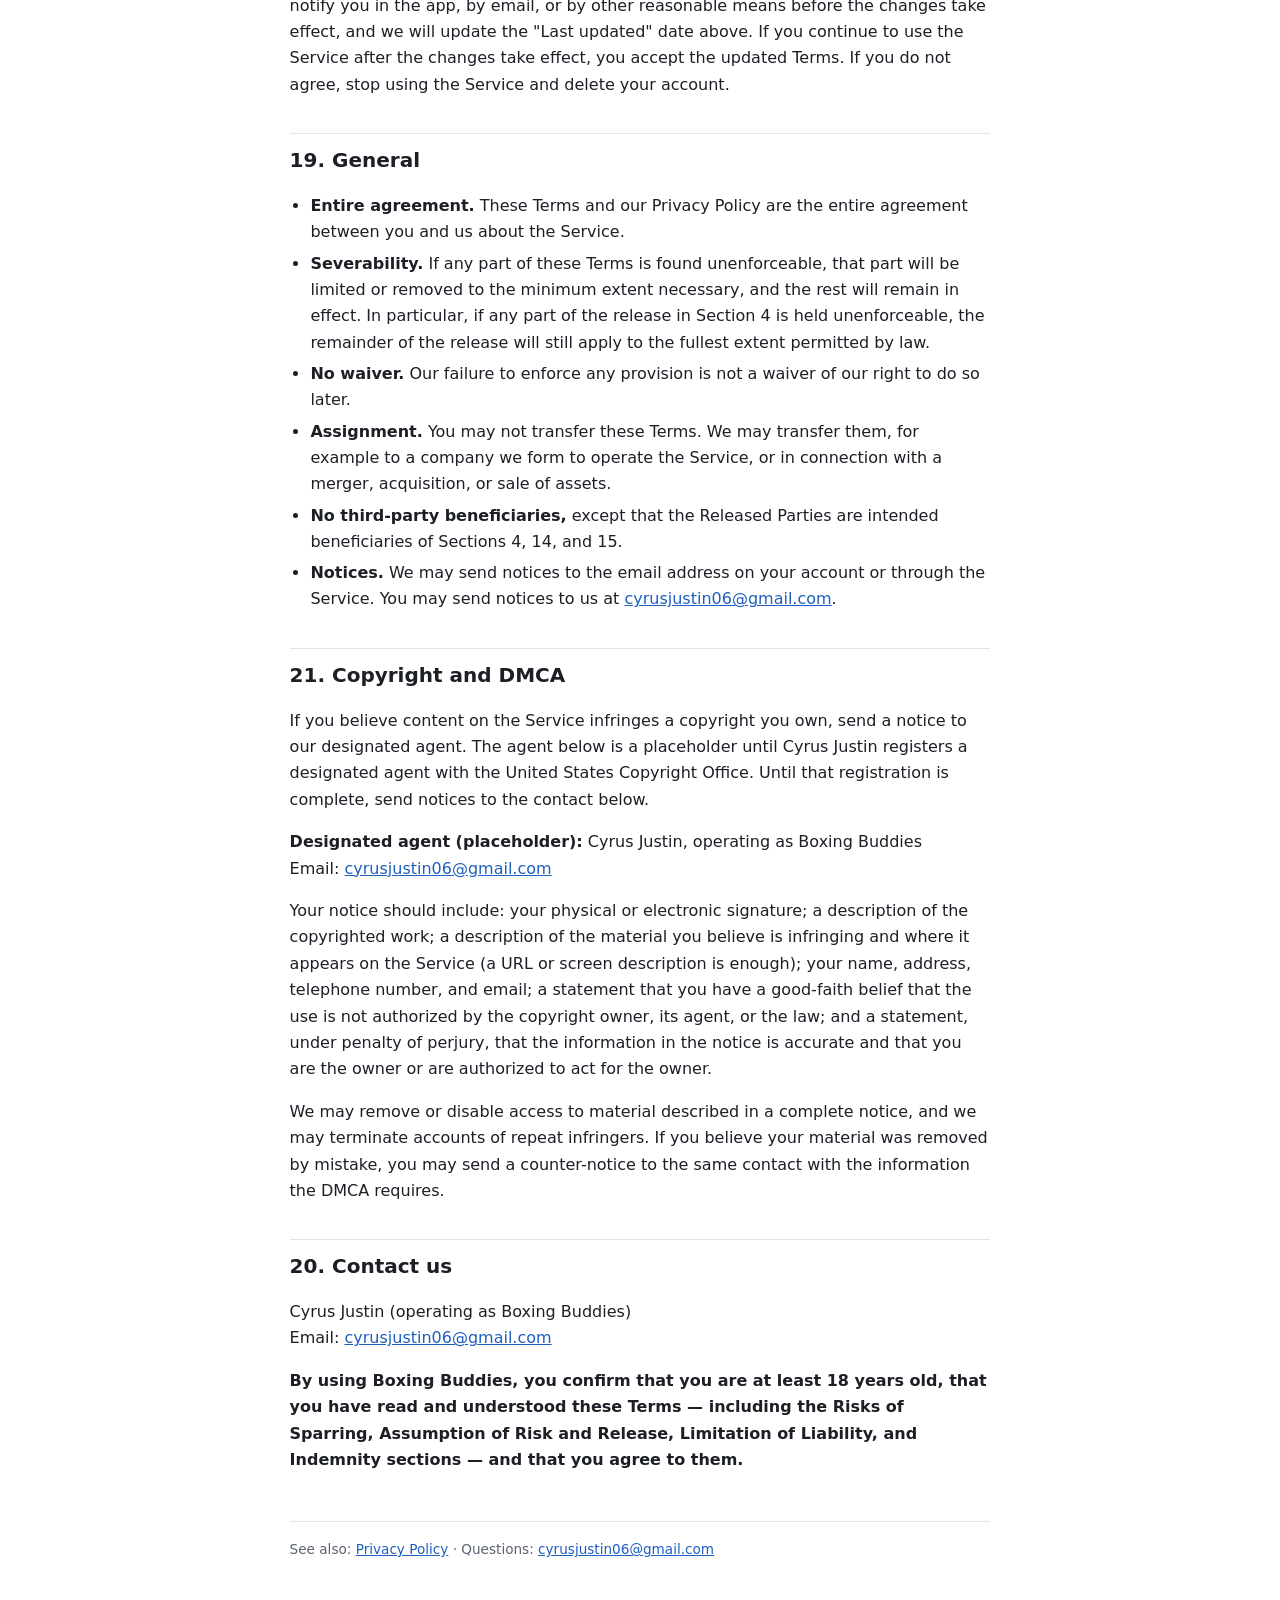
<file: terms.html>
<!doctype html>
<html lang="en">
<head>
<meta charset="utf-8">
<meta name="viewport" content="width=device-width, initial-scale=1, viewport-fit=cover">
<meta name="color-scheme" content="light dark">
<meta name="robots" content="noindex">
<title>Terms of Service · Boxing Buddies</title>
<style>
:root{color-scheme:light dark;--bg:#ffffff;--fg:#1c1f26;--muted:#5b6270;--accent:#b01e23;--line:#e3e5ea;--draft-bg:#fdecea;--draft-bd:#b01e23;--note-bg:#fff4d6;--note-bd:#c98a00;--link:#1f5fbf}
@media (prefers-color-scheme:dark){:root{--bg:#111318;--fg:#e6e8ec;--muted:#9aa1ad;--accent:#ff6b6b;--line:#2a2e37;--draft-bg:#3a1a1c;--draft-bd:#ff6b6b;--note-bg:#3a3018;--note-bd:#e0b040;--link:#7fb2ff}}
*{box-sizing:border-box}
html{-webkit-text-size-adjust:100%}
body{margin:0;background:var(--bg);color:var(--fg);font:16px/1.65 system-ui,-apple-system,"Segoe UI",Roboto,Helvetica,Arial,sans-serif}
main{max-width:46rem;margin:0 auto;padding:1.5rem 1.1rem 4rem}
h1{font-size:1.9rem;line-height:1.2;margin:.5rem 0 1rem}
h2{font-size:1.25rem;margin:2.2rem 0 .6rem;padding-top:.6rem;border-top:1px solid var(--line)}
h3{font-size:1.05rem;margin:1.5rem 0 .4rem;color:var(--accent)}
p,li{overflow-wrap:anywhere}
ul{padding-left:1.3rem}li{margin:.3rem 0}
a{color:var(--link)}
.callout{border:1px solid var(--draft-bd);border-left-width:4px;background:var(--draft-bg);padding:.8rem 1rem;border-radius:8px;margin:1rem 0 1.4rem}
.callout.note{border-color:var(--note-bd);background:var(--note-bg)}
.meta{color:var(--muted);margin:.2rem 0}
footer{color:var(--muted);font-size:.85rem;margin-top:3rem;border-top:1px solid var(--line);padding-top:1rem}
</style>
</head>
<body>
<main>
<p class="meta"><a href="./">Back to Boxing Buddies</a></p>
<h1>Boxing Buddies Terms of Service</h1>
<div class="callout" role="note"><p style="margin:0"><strong>DRAFT – NOT LEGAL ADVICE.</strong> This document is a working draft prepared for review. It must be reviewed and approved by a qualified lawyer (ideally one licensed in Massachusetts and familiar with sports-liability waivers) before Boxing Buddies launches publicly.</p></div>
<p class="meta"><strong>Effective date:</strong> November 1, 2026</p>
<p class="meta"><strong>Last updated:</strong> November 1, 2026</p>
<h2 id="s1">1. Welcome and acceptance</h2>
<p>These Terms of Service ("Terms") are an agreement between you and Cyrus Justin, an individual (operating as Boxing Buddies) ("Boxing Buddies," "we," "us," or "our"). They govern your use of the Boxing Buddies website at <a href="https://boxingbuddies.vercel.app">https://boxingbuddies.vercel.app</a>, the installable app (PWA), and related services (together, the "Service").</p>
<p>By creating an account or using the Service, you agree to these Terms and to our Privacy Policy. <strong>If you do not agree, do not use the Service.</strong></p>
<p><strong>Please read Sections 3 (Risks of Sparring), 4 (Assumption of Risk and Release), 13 (Disclaimers), 14 (Limitation of Liability), and 15 (Indemnity) carefully. They limit our liability and affect your legal rights.</strong></p>
<h2 id="s2">2. What Boxing Buddies is (and is not)</h2>
<p>Boxing Buddies is a free tool that helps amateur boxers in the United States find and contact potential sparring partners nearby, chat with matches, and propose sparring sessions at gyms.</p>
<p>Boxing Buddies <strong>is not</strong>:</p>
<ul>
<li>a gym, boxing club, promoter, coach, trainer, or sanctioning body;</li>
<li>an organizer, supervisor, or sponsor of any sparring session, training, or bout;</li>
<li>a medical provider; or</li>
<li>a background-check, identity-verification, or safety service.</li>
</ul>
<p>We do not attend, supervise, or control any meeting or sparring session between users. Any session you arrange is solely between you and the other user(s) and any gym involved.</p>
<h2 id="s3">3. Risks of sparring and combat sports — please read</h2>
<p><strong>Boxing and sparring are dangerous.</strong> Combat sports carry an inherent and significant risk of injury, including but not limited to cuts, bruises, broken bones, dental and eye injuries, concussions and other traumatic brain injuries, long-term neurological damage, heart or other medical events, permanent disability, and <strong>death</strong>. These risks exist even when participants are experienced, use proper equipment, and follow the rules, and they can be increased by mismatches in weight, skill, or intensity, by fatigue, by pre-existing medical conditions, and by the conduct of other people.</p>
<p>To reduce risk, we <strong>strongly recommend</strong> that you:</p>
<ul>
<li><strong>Spar only under supervision</strong> at an established boxing gym, with a qualified coach or trainer present;</li>
<li><strong>Get medical clearance</strong> from a physician before sparring, and stop and seek medical attention if you are injured or experience symptoms such as headache, dizziness, confusion, nausea, or vision changes;</li>
<li><strong>Wear proper protective gear</strong>, including appropriately sized and weighted gloves, headgear, a mouthguard, hand wraps, and a groin protector (and chest protection where appropriate);</li>
<li><strong>Agree on intensity, rules, and limits</strong> with your partner before you begin, and stop immediately if either person wants to stop;</li>
<li><strong>Spar with partners of a similar weight and experience level</strong>, and be honest about your own experience;</li>
<li><strong>Not spar</strong> if you are ill, injured, impaired by alcohol or drugs, or have recently had a concussion; and</li>
<li><strong>Follow the gym's rules</strong> and any applicable laws or regulations.</li>
</ul>
<p>These recommendations are general and are not a substitute for professional coaching or medical advice. Following them does not make sparring safe.</p>
<h2 id="s4">4. Assumption of risk, release, and waiver</h2>
<p><strong>By using the Service, you acknowledge and agree that:</strong></p>
<p><strong>(a) Voluntary participation.</strong> Your decision to contact, meet, train with, or spar with any person you find through the Service is entirely voluntary and made at your own risk.</p>
<p><strong>(b) Assumption of risk.</strong> You understand the risks described in Section 3 and any other risks of boxing, sparring, training, and meeting people you do not know, whether known or unknown, and <strong>you knowingly and voluntarily assume all such risks</strong>, including the risk of serious injury, permanent disability, and death, and including risks caused by other users, gyms, or third parties.</p>
<p><strong>(c) Release and waiver.</strong> To the fullest extent permitted by law, <strong>you release, waive, discharge, and agree not to sue</strong> Boxing Buddies, Cyrus Justin, and any current or future company operating the Service, and their respective owners, officers, employees, contractors, agents, successors, and assigns (the "Released Parties"), for any and all claims, demands, losses, damages, injuries, or liabilities of any kind (including personal injury, death, property damage, and emotional distress) arising out of or related to: (i) any sparring, training, or other physical activity; (ii) any meeting, communication, or interaction with another user or any other person you meet through the Service; (iii) any gym or location listed in or found through the Service; or (iv) your use of the Service — <strong>including claims based on the ordinary negligence of any Released Party</strong>. This release does not apply to claims that cannot be released under applicable law, such as claims for gross negligence or intentional misconduct where the law does not permit them to be waived.</p>
<p><strong>(d) Your responsibility.</strong> You are solely responsible for your own health, safety, and conduct; for deciding whether to spar and with whom; for confirming that you are medically fit to participate; and for checking the qualifications, condition, and safety of any gym, partner, coach, or equipment.</p>
<p><strong>(e) Insurance and gym waivers.</strong> We do not provide any insurance. Gyms may require their own waivers, memberships, or fees; those are between you and the gym.</p>
<p><strong>(f) Binding effect.</strong> This release binds you and, to the extent permitted by law, your heirs, executors, administrators, and anyone who might claim on your behalf.</p>
<div class="callout note" role="note"><p style="margin:0"><strong>Note for lawyer review:</strong> Consider whether to require a separate, conspicuous click-to-accept waiver at sign-up and before a user's first proposed sparring session, to improve enforceability.</p></div>
<h2 id="s5">5. Eligibility</h2>
<p>To use the Service you must:</p>
<ul>
<li>be <strong>at least 18 years old</strong>;</li>
<li>be legally able to enter into a binding contract;</li>
<li>be a resident of the United States (the Service is available to US residents only);</li>
<li>not be prohibited from using the Service under applicable law; and</li>
<li>not have been previously removed from the Service by us.</li>
</ul>
<p><strong>No minors.</strong> The Service is not for anyone under 18, and users must not use the Service to arrange sparring with anyone under 18. We may remove any account we believe belongs to a minor.</p>
<h2 id="s6">6. Your account</h2>
<ul>
<li>You sign in using an email "magic link" or your Google account. Keep access to your email and Google account secure; anyone with access to them may be able to access your Boxing Buddies account.</li>
<li>You are responsible for all activity on your account. Tell us promptly at <a href="mailto:cyrusjustin06@gmail.com">cyrusjustin06@gmail.com</a> if you suspect unauthorized use.</li>
<li>You may have only one account, and it must represent you — a real person.</li>
<li>You agree to provide accurate information and keep it up to date, including your weight class, experience, and location.</li>
</ul>
<h2 id="s7">7. Other users — no background checks, no guarantees</h2>
<p><strong>We do not conduct criminal background checks, identity verification, or skill assessments of users.</strong> Any verification feature we offer now or in the future (for example, confirming an email address or a Google sign-in) is limited and does <strong>not</strong> confirm a user's identity, age, experience, skill level, weight, health, intentions, or conduct.</p>
<p>We do not guarantee, and are not responsible for, the identity, truthfulness, skill, safety, health, or behavior of any user, whether online or in person. Profiles and messages are created by users, and we do not review them before they are posted.</p>
<p><strong>Safety tips for meeting other users:</strong></p>
<ul>
<li>Meet for the first time <strong>at an established, public boxing gym</strong> during staffed hours — never at a private residence, isolated location, or unsupervised space.</li>
<li>Tell a friend or family member where you are going, whom you are meeting, and when you expect to return.</li>
<li>Arrange your own transportation.</li>
<li>Trust your instincts. If something feels wrong — before or during a session — leave.</li>
<li>Do not share financial information or send money to other users.</li>
<li>Report and block anyone who makes you uncomfortable, and contact local law enforcement (or call 911) in an emergency.</li>
</ul>
<h2 id="s8">8. Community rules — acceptable use</h2>
<p>You agree <strong>not</strong> to:</p>
<ul>
<li>harass, threaten, bully, stalk, intimidate, or abuse anyone, or send unwanted sexual content or advances;</li>
<li>post content that is hateful, discriminatory, violent, sexually explicit, defamatory, or otherwise unlawful or objectionable;</li>
<li>create a fake profile, impersonate any person, or misrepresent your identity, age, weight, experience, or affiliation;</li>
<li>use the Service if you are under 18, or to contact, recruit, or arrange sparring with anyone under 18;</li>
<li>use the Service for any illegal activity, including organizing unlicensed prize fights, illegal gambling, or any violence outside of consensual, agreed-upon sparring;</li>
<li>pressure anyone to spar beyond agreed intensity or limits, or intentionally injure anyone;</li>
<li>use the Service for commercial purposes without our written permission, including advertising, spam, soliciting paid coaching or services, promoting products, or recruiting for other platforms (gyms and coaches may not promote their gyms, classes, or services without our permission);</li>
<li>collect, scrape, or harvest other users' information, or try to determine another user's exact location;</li>
<li>share another user's personal information or private messages without their consent;</li>
<li>upload viruses or malicious code, or interfere with, disrupt, or attempt to gain unauthorized access to the Service or its systems;</li>
<li>use bots, scripts, or automated means to create accounts, swipe, or send messages;</li>
<li>submit gym listings that are false, misleading, or not actually a gym; or</li>
<li>help or encourage anyone else to do any of the above.</li>
</ul>
<h2 id="s9">9. Reporting, blocking, and enforcement</h2>
<ul>
<li><strong>Blocking.</strong> You can block any user at any time. Blocked users can no longer see you, match with you, or message you.</li>
<li><strong>Reporting.</strong> You can report users or content that you believe violate these Terms. Please include details to help us review. Reports are confidential, but we cannot guarantee the reported user will not infer who reported them. <strong>Reporting in the app is not a substitute for contacting the police in an emergency.</strong></li>
<li><strong>Our rights.</strong> We may (but are not obligated to) review reports and any content, and we may, <strong>at our sole discretion and without prior notice</strong>, remove or restrict content, limit features, suspend, or permanently terminate any account that we believe violates these Terms, creates risk for other users or for us, or is otherwise harmful. We may also refuse service to anyone. We are not obligated to explain our decisions, although we may choose to do so.</li>
<li><strong>Law enforcement.</strong> We may cooperate with law enforcement and share information as described in our Privacy Policy.</li>
</ul>
<h2 id="s10">10. Your content and our license to use it</h2>
<p>"Your Content" means anything you submit to the Service, including your profile information, photo, bio, messages, session proposals, reports, and gym submissions.</p>
<ul>
<li><strong>You own Your Content.</strong> You keep all ownership rights you have in it.</li>
<li><strong>License to us.</strong> You grant Boxing Buddies a worldwide, non-exclusive, royalty-free, transferable (only in connection with a transfer of the Service), sublicensable (only to our service providers) license to host, store, reproduce, display, adapt (for example, to resize or crop photos), and distribute Your Content <strong>for the purpose of operating, providing, improving, and promoting the Service</strong> — for example, showing your profile to other users and delivering your messages to your matches.</li>
<li><strong>Duration.</strong> This license ends when Your Content is deleted from the Service, except: (i) for content you shared with other users that they still hold (such as messages already delivered), (ii) for gym submissions, which may remain on the Service as public listings, (iii) as needed for reports, safety, or legal compliance, and (iv) for residual copies in backups for a limited time.</li>
<li><strong>Your promises.</strong> You represent that you have all rights necessary to post Your Content (including any photo — you must not post photos of other people without their permission), and that Your Content does not violate these Terms or anyone's rights.</li>
</ul>
<div class="callout note" role="note"><p style="margin:0"><strong>Note for lawyer review:</strong> Decide whether "promoting" should be removed from the license above, or whether using profiles in marketing should require separate consent.</p></div>
<h2 id="s11">11. Gym listings</h2>
<p>The Service may show gyms that users have submitted and that we have confirmed or approved. Once approved, a gym listing (name, address, website) is public on the Service. Gym listing data comes partly from OpenStreetMap, © <a href="https://www.openstreetmap.org/copyright" target="_blank" rel="noopener">OpenStreetMap contributors</a>, and is available under the Open Database License.</p>
<p><strong>Gym listings may be inaccurate, incomplete, or out of date.</strong> We do not inspect, endorse, verify, license, or guarantee any gym, including its existence, hours, safety, equipment, staff, coaching quality, insurance, licensing, or policies. Confirm details directly with the gym before you go. Your relationship with any gym is solely between you and the gym. We may edit, decline, or remove gym listings at any time. If you represent a gym and want a listing corrected or removed, contact <a href="mailto:cyrusjustin06@gmail.com">cyrusjustin06@gmail.com</a>.</p>
<h2 id="s12">12. The Service; changes; third-party services</h2>
<ul>
<li><strong>Free service.</strong> The Service is currently free. If we introduce paid features in the future, we will tell you in advance and you will not be charged without your agreement.</li>
<li><strong>Changes and availability.</strong> We may change, suspend, or discontinue any part of the Service at any time, and we do not guarantee that it will be available, uninterrupted, or error-free. Distances and locations shown are approximate.</li>
<li><strong>Third-party services.</strong> The Service relies on third parties such as Supabase, Vercel, Google, and OpenStreetMap, and may link to third-party websites (such as gym websites). We are not responsible for third-party services or websites, and your use of them may be subject to their own terms.</li>
<li><strong>Our property.</strong> The Service, including its software, design, logo, and the "Boxing Buddies" name, belongs to us or our licensors. These Terms do not give you any right to use our name or branding. Map and geocoding data may be © OpenStreetMap contributors and subject to its license.</li>
<li><strong>Feedback.</strong> If you send us ideas or feedback, we may use them without any obligation to you.</li>
</ul>
<h2 id="s13">13. Disclaimer of warranties</h2>
<p><strong>THE SERVICE IS PROVIDED "AS IS" AND "AS AVAILABLE," WITHOUT WARRANTIES OF ANY KIND.</strong> TO THE FULLEST EXTENT PERMITTED BY LAW, WE DISCLAIM ALL WARRANTIES, EXPRESS OR IMPLIED, INCLUDING IMPLIED WARRANTIES OF MERCHANTABILITY, FITNESS FOR A PARTICULAR PURPOSE, TITLE, AND NON-INFRINGEMENT. WE DO NOT WARRANT THAT THE SERVICE WILL BE SECURE, ACCURATE, ERROR-FREE, OR UNINTERRUPTED; THAT ANY USER, PROFILE, GYM LISTING, LOCATION, OR DISTANCE IS ACCURATE OR SAFE; OR THAT ANY MATCH OR SPARRING SESSION WILL BE SAFE OR SUITABLE FOR YOU. ANY ADVICE OR SAFETY TIPS WE PROVIDE ARE GENERAL INFORMATION ONLY AND ARE NOT MEDICAL OR PROFESSIONAL ADVICE.</p>
<h2 id="s14">14. Limitation of liability</h2>
<p><strong>TO THE FULLEST EXTENT PERMITTED BY LAW:</strong></p>
<p><strong>(a)</strong> THE RELEASED PARTIES WILL NOT BE LIABLE FOR ANY INDIRECT, INCIDENTAL, SPECIAL, CONSEQUENTIAL, EXEMPLARY, OR PUNITIVE DAMAGES, OR FOR ANY LOSS OF PROFITS, DATA, OR GOODWILL, ARISING OUT OF OR RELATED TO THE SERVICE OR THESE TERMS.</p>
<p><strong>(b)</strong> THE RELEASED PARTIES WILL NOT BE LIABLE FOR ANY PERSONAL INJURY, DEATH, PROPERTY DAMAGE, OR OTHER HARM ARISING FROM SPARRING, TRAINING, OR ANY OTHER ACTIVITY, OR FROM THE CONDUCT OF ANY USER, GYM, OR OTHER THIRD PARTY, WHETHER ONLINE OR OFFLINE.</p>
<p><strong>(c)</strong> THE RELEASED PARTIES' TOTAL LIABILITY FOR ALL CLAIMS ARISING OUT OF OR RELATED TO THE SERVICE OR THESE TERMS WILL NOT EXCEED <strong>ONE HUNDRED US DOLLARS (US $100)</strong>.</p>
<p>These limits apply to every theory of liability (contract, tort including negligence, strict liability, or otherwise), even if we were advised of the possibility of the damage, and even if a remedy fails of its essential purpose. Some states do not allow certain exclusions or limitations, so some of the above may not apply to you; in that case, our liability is limited to the fullest extent the law allows.</p>
<h2 id="s15">15. Indemnity</h2>
<p>To the fullest extent permitted by law, you agree to defend, indemnify, and hold harmless the Released Parties from and against any claims, damages, losses, liabilities, costs, and expenses (including reasonable attorneys' fees) arising out of or related to: (a) your use of the Service; (b) any sparring, training, meeting, or other interaction between you and any other user or person; (c) Your Content; (d) your violation of these Terms; or (e) your violation of any law or the rights of any third party. We may take over the defense of any such claim, and you agree to cooperate with us.</p>
<h2 id="s16">16. Account deletion and termination</h2>
<ul>
<li><strong>By you.</strong> You may stop using the Service and delete your account at any time in the app settings or by emailing <a href="mailto:cyrusjustin06@gmail.com">cyrusjustin06@gmail.com</a>. When you delete your account, your profile is removed from the Service and your data is handled as described in our Privacy Policy.</li>
<li><strong>By us.</strong> We may suspend or terminate your account at any time as described in Section 9.</li>
<li><strong>What survives.</strong> Sections 3, 4, 7, 10 (to the extent described), 11, and 13 through 19 survive any termination or deletion of your account, along with any other provision that by its nature should survive.</li>
</ul>
<h2 id="s17">17. Governing law and disputes</h2>
<p>These Terms, and any dispute arising out of or related to them or the Service, are governed by the laws of the <strong>Commonwealth of Massachusetts</strong>, without regard to its conflict-of-laws rules. Subject to any right you may have to bring a claim in small-claims court, you and we agree that any such dispute will be brought exclusively in the state or federal courts located in Middlesex County, Massachusetts, and you consent to the personal jurisdiction of those courts.</p>
<p>Before filing any claim, you agree to first contact us at <a href="mailto:cyrusjustin06@gmail.com">cyrusjustin06@gmail.com</a> and try in good faith to resolve the dispute informally for at least 30 days.</p>
<div class="callout note" role="note"><p style="margin:0"><strong>Note for lawyer review:</strong> Decide whether to add a binding individual arbitration clause and class-action waiver instead of court venue, and confirm enforceability of the release under Massachusetts law and in other states where users live.</p></div>
<h2 id="s18">18. Changes to these Terms</h2>
<p>We may update these Terms from time to time. If we make material changes, we will notify you in the app, by email, or by other reasonable means before the changes take effect, and we will update the "Last updated" date above. If you continue to use the Service after the changes take effect, you accept the updated Terms. If you do not agree, stop using the Service and delete your account.</p>
<h2 id="s19">19. General</h2>
<ul>
<li><strong>Entire agreement.</strong> These Terms and our Privacy Policy are the entire agreement between you and us about the Service.</li>
<li><strong>Severability.</strong> If any part of these Terms is found unenforceable, that part will be limited or removed to the minimum extent necessary, and the rest will remain in effect. In particular, if any part of the release in Section 4 is held unenforceable, the remainder of the release will still apply to the fullest extent permitted by law.</li>
<li><strong>No waiver.</strong> Our failure to enforce any provision is not a waiver of our right to do so later.</li>
<li><strong>Assignment.</strong> You may not transfer these Terms. We may transfer them, for example to a company we form to operate the Service, or in connection with a merger, acquisition, or sale of assets.</li>
<li><strong>No third-party beneficiaries,</strong> except that the Released Parties are intended beneficiaries of Sections 4, 14, and 15.</li>
<li><strong>Notices.</strong> We may send notices to the email address on your account or through the Service. You may send notices to us at <a href="mailto:cyrusjustin06@gmail.com">cyrusjustin06@gmail.com</a>.</li>
</ul>
<h2 id="s21">21. Copyright and DMCA</h2>
<p>If you believe content on the Service infringes a copyright you own, send a notice to our designated agent. The agent below is a placeholder until Cyrus Justin registers a designated agent with the United States Copyright Office. Until that registration is complete, send notices to the contact below.</p>
<p><strong>Designated agent (placeholder):</strong> Cyrus Justin, operating as Boxing Buddies<br>Email: <a href="mailto:cyrusjustin06@gmail.com">cyrusjustin06@gmail.com</a></p>
<p>Your notice should include: your physical or electronic signature; a description of the copyrighted work; a description of the material you believe is infringing and where it appears on the Service (a URL or screen description is enough); your name, address, telephone number, and email; a statement that you have a good-faith belief that the use is not authorized by the copyright owner, its agent, or the law; and a statement, under penalty of perjury, that the information in the notice is accurate and that you are the owner or are authorized to act for the owner.</p>
<p>We may remove or disable access to material described in a complete notice, and we may terminate accounts of repeat infringers. If you believe your material was removed by mistake, you may send a counter-notice to the same contact with the information the DMCA requires.</p>
<h2 id="s20">20. Contact us</h2>
<p>Cyrus Justin (operating as Boxing Buddies)<br>Email: <a href="mailto:cyrusjustin06@gmail.com">cyrusjustin06@gmail.com</a></p>
<p><strong>By using Boxing Buddies, you confirm that you are at least 18 years old, that you have read and understood these Terms — including the Risks of Sparring, Assumption of Risk and Release, Limitation of Liability, and Indemnity sections — and that you agree to them.</strong></p>
<footer>See also: <a href="privacy.html">Privacy Policy</a> · Questions: <a href="mailto:cyrusjustin06@gmail.com">cyrusjustin06@gmail.com</a></footer>
</main>
</body>
</html>
</file>
